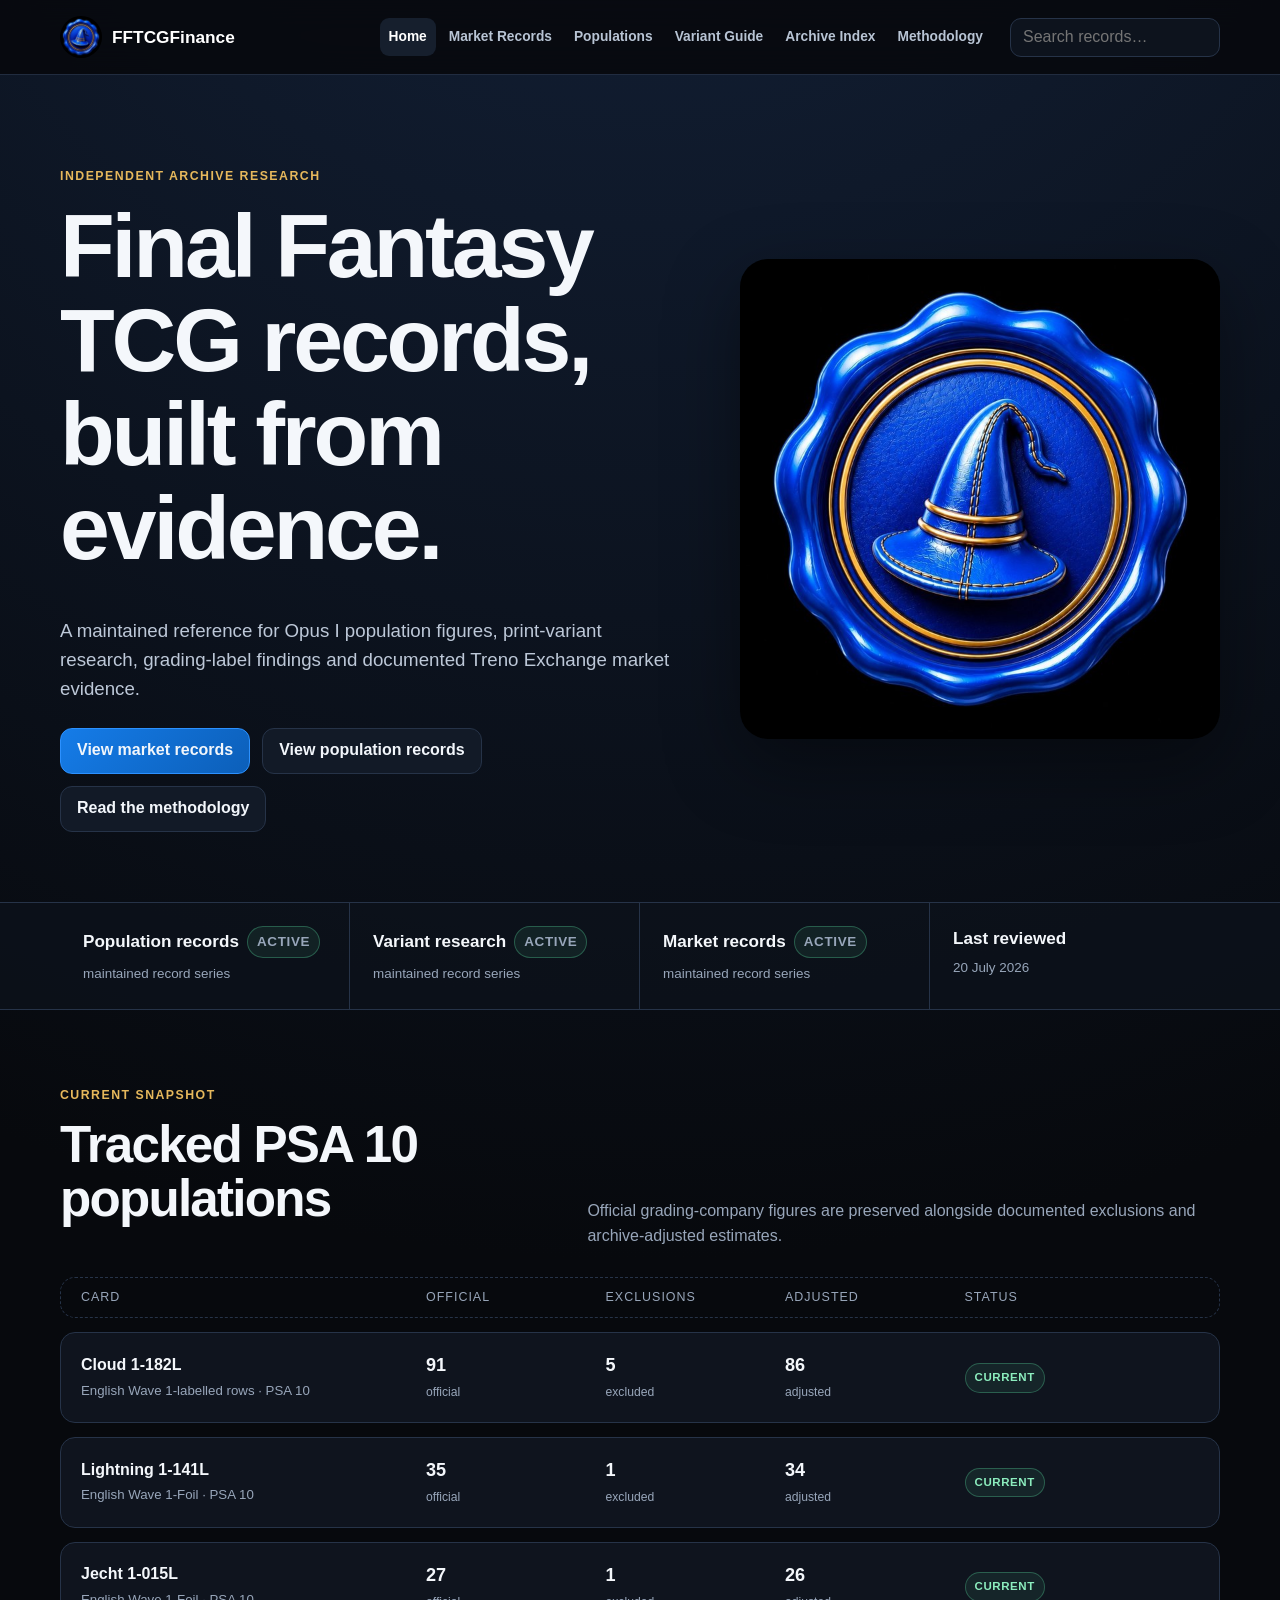
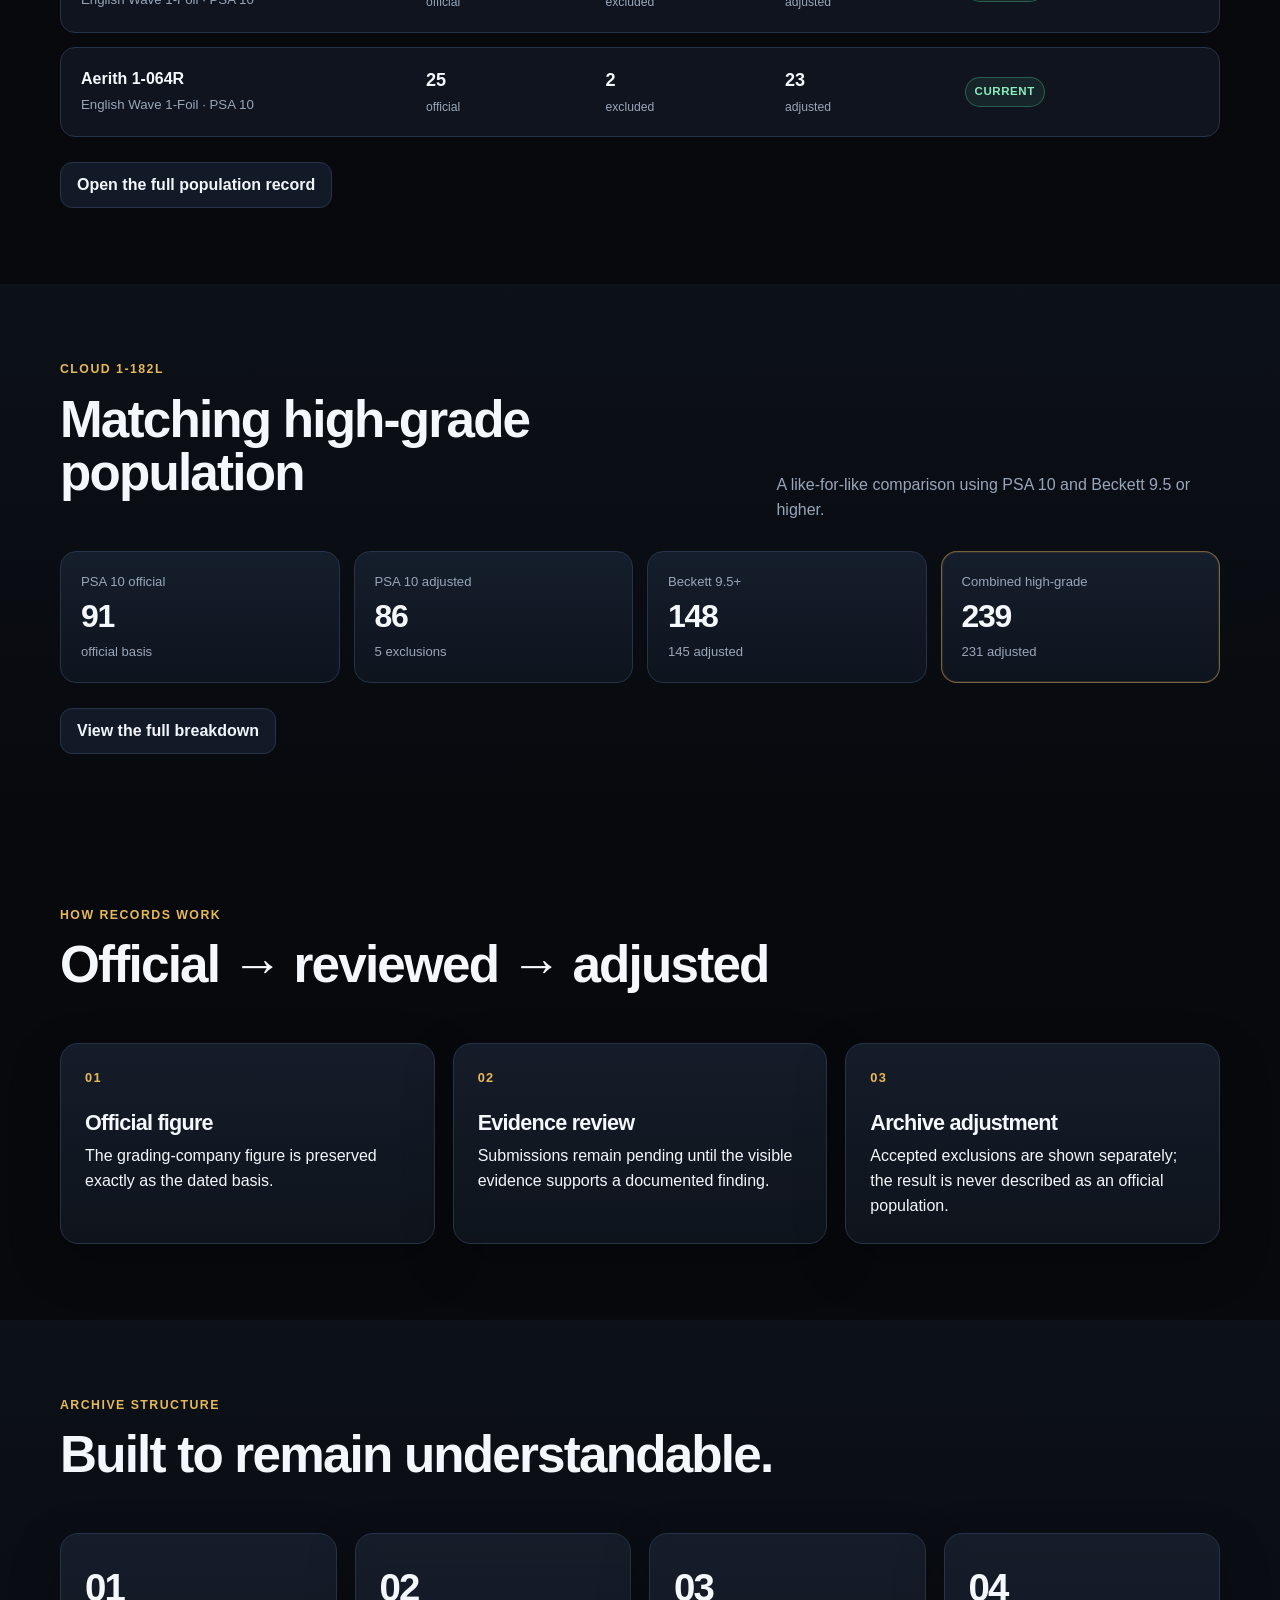
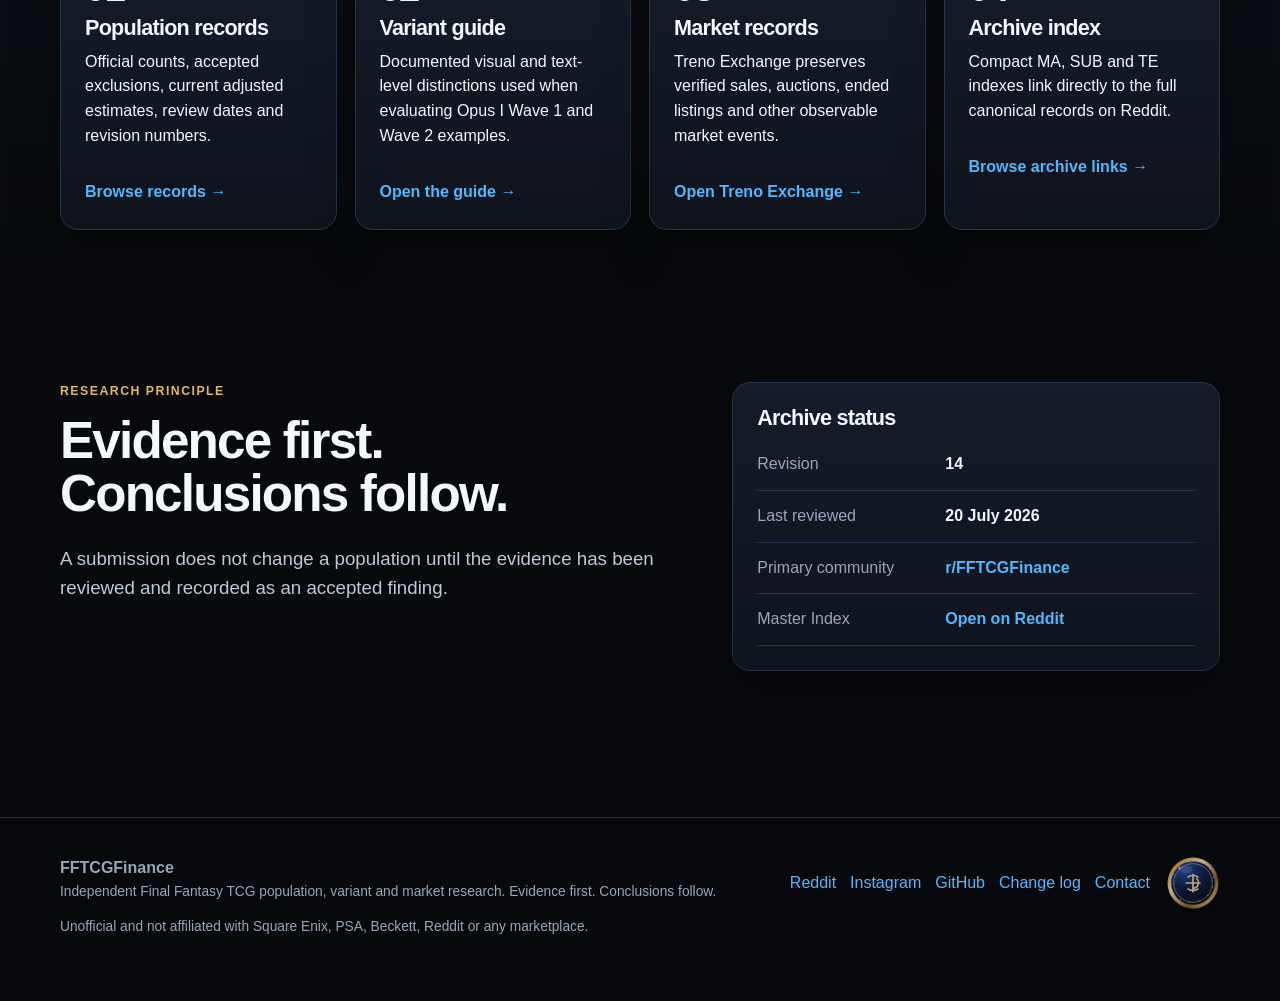
<file: index.html>
<!DOCTYPE html>

<html lang="en-GB">
<head>
<meta charset="utf-8"/>
<meta content="width=device-width, initial-scale=1" name="viewport"/>
<title>FFTCGFinance | Final Fantasy TCG Population, Variant &amp; Market Research</title>
<meta content="Independent Final Fantasy TCG population, variant, grading-label and market research, with evidence-linked archive records." name="description"/>
<link href="https://fftcgfinance.com/" rel="canonical"/>
<meta content="FFTCGFinance | Final Fantasy TCG Population, Variant &amp; Market Research" property="og:title"/>
<meta content="Independent Final Fantasy TCG population, variant, grading-label and market research, with evidence-linked archive records." property="og:description"/>
<meta content="website" property="og:type"/>
<meta content="https://fftcgfinance.com/" property="og:url"/>
<meta content="https://fftcgfinance.com/logo-square.jpg" property="og:image"/>
<meta content="#07090d" name="theme-color"/>
<link href="favicon.png" rel="icon"/>
<link href="icon-192.png" rel="apple-touch-icon"/>
<link href="manifest.webmanifest" rel="manifest"/>
<!-- Privacy-friendly analytics by Plausible -->
<script async="" src="https://plausible.io/js/pa-Hlj13cnP0ZmUmXgtMXtPP.js"></script>
<script>
  window.plausible=window.plausible||function(){(plausible.q=window.plausible.q||[]).push(arguments)},plausible.init=plausible.init||function(i){plausible.o=i||{}};
  plausible.init()
</script>
<link href="styles.css?v=10.10" rel="stylesheet"/>
</head>
<body>
<a class="skip-link" href="#main">Skip to content</a>
<header class="site-header">
<div class="wrap header-inner">
<a class="brand" href="index.html"><img alt="" src="logo-square.jpg"/><span>FFTCGFinance</span></a>
<nav aria-label="Primary" class="nav"><a aria-current="page" href="index.html">Home</a><a href="market.html">Market Records</a><a href="populations.html">Populations</a><a href="variants.html">Variant Guide</a><a href="evidence.html">Archive Index</a><a href="methodology.html">Methodology</a></nav>
<div class="global-search" data-global-search-wrap="">
<label class="sr-only" for="global-search-index-html">Search the archive</label>
<input autocomplete="off" data-global-search="" id="global-search-index-html" placeholder="Search records…" type="search"/>
<div aria-label="Search results" class="global-results hidden" data-global-results="" role="listbox"></div>
</div>
</div>
</header>
<main id="main">
<section class="hero">
<div class="wrap hero-grid">
<div>
<div class="kicker">Independent archive research</div>
<h1>Final Fantasy TCG records, built from evidence.</h1>
<p class="lede">A maintained reference for Opus I population figures, print-variant research, grading-label findings and documented Treno Exchange market evidence.</p>
<div class="hero-actions"><a class="btn btn-primary" href="market.html">View market records</a><a class="btn" href="populations.html">View population records</a><a class="btn" href="methodology.html">Read the methodology</a></div>
</div>
<img alt="Blue and gold wizard-hat seal used by FFTCGFinance" class="hero-mark" src="logo-square.jpg"/>
</div>
</section>
<section class="status-strip">
<div class="wrap status-grid" data-site-status=""></div>
</section>
<section class="section">
<div class="wrap">
<div class="section-head"><div><div class="kicker">Current snapshot</div><h2>Tracked PSA 10 populations</h2></div><p>Official grading-company figures are preserved alongside documented exclusions and archive-adjusted estimates.</p></div>
<div class="record-list" data-home-records=""></div>
<div class="hero-actions"><a class="btn" href="populations.html">Open the full population record</a></div>
</div>
</section>
<section class="section section-muted">
<div class="wrap">
<div class="section-head"><div><div class="kicker">Cloud 1-182L</div><h2>Matching high-grade population</h2></div><p>A like-for-like comparison using PSA 10 and Beckett 9.5 or higher.</p></div>
<div class="cloud-summary-grid" data-cloud-summary=""></div>
<div class="hero-actions"><a class="btn" href="populations.html#cloud-population-summary">View the full breakdown</a></div>
</div>
</section>
<section class="section">
<div class="wrap">
<div class="section-head"><div><div class="kicker">How records work</div><h2>Official → reviewed → adjusted</h2></div></div>
<div class="process-grid">
<article class="card"><div class="process-number">01</div><h3>Official figure</h3><p>The grading-company figure is preserved exactly as the dated basis.</p></article>
<article class="card"><div class="process-number">02</div><h3>Evidence review</h3><p>Submissions remain pending until the visible evidence supports a documented finding.</p></article>
<article class="card"><div class="process-number">03</div><h3>Archive adjustment</h3><p>Accepted exclusions are shown separately; the result is never described as an official population.</p></article>
</div>
</div>
</section>
<section class="section section-muted">
<div class="wrap">
<div class="section-head"><div><div class="kicker">Archive structure</div><h2>Built to remain understandable.</h2></div></div>
<div class="grid-4">
<article class="card"><div class="card-number">01</div><h3>Population records</h3><p>Official counts, accepted exclusions, current adjusted estimates, review dates and revision numbers.</p><a class="card-link" href="populations.html">Browse records →</a></article>
<article class="card"><div class="card-number">02</div><h3>Variant guide</h3><p>Documented visual and text-level distinctions used when evaluating Opus I Wave 1 and Wave 2 examples.</p><a class="card-link" href="variants.html">Open the guide →</a></article>
<article class="card"><div class="card-number">03</div><h3>Market records</h3><p>Treno Exchange preserves verified sales, auctions, ended listings and other observable market events.</p><a class="card-link" href="market.html">Open Treno Exchange →</a></article>
<article class="card"><div class="card-number">04</div><h3>Archive index</h3><p>Compact MA, SUB and TE indexes link directly to the full canonical records on Reddit.</p><a class="card-link" href="evidence.html">Browse archive links →</a></article>
</div>
</div>
</section>
<section class="section">
<div class="wrap detail-grid">
<div><div class="kicker">Research principle</div><h2>Evidence first.<br/>Conclusions follow.</h2><p class="lede">A submission does not change a population until the evidence has been reviewed and recorded as an accepted finding.</p></div>
<aside class="card"><h3>Archive status</h3><dl class="meta-list"><div class="meta-row"><dt>Revision</dt><dd data-revision="">4</dd></div><div class="meta-row"><dt>Last reviewed</dt><dd data-reviewed="">20 July 2026</dd></div><div class="meta-row"><dt>Primary community</dt><dd><a href="https://www.reddit.com/r/FFTCGFinance/">r/FFTCGFinance</a></dd></div><div class="meta-row"><dt>Master Index</dt><dd><a href="https://www.reddit.com/r/FFTCGFinance/s/KRcXDXnGiP">Open on Reddit</a></dd></div></dl></aside>
</div>
</section>
</main>
<footer class="site-footer">
<div class="wrap footer-grid">
<div>
<strong>FFTCGFinance</strong>
<p class="small">Independent Final Fantasy TCG population, variant and market research. Evidence first. Conclusions follow.</p>
<p class="small">Unofficial and not affiliated with Square Enix, PSA, Beckett, Reddit or any marketplace.</p>
</div>
<div class="footer-side">
<div class="footer-links">
<a href="https://www.reddit.com/r/FFTCGFinance/">Reddit</a>
<a href="https://www.instagram.com/fftcgfinance/">Instagram</a>
<a href="https://github.com/FFTCGFinance">GitHub</a>
<a href="changelog.html">Change log</a>
<a href="mailto:research@fftcgfinance.com">Contact</a>
</div>
<a aria-label="Open the hidden coin" class="hidden-coin" data-hidden-coin="" href="https://stellazzio.com/" rel="noopener" target="_blank">
<svg aria-hidden="true" viewbox="0 0 100 100">
<defs>
<lineargradient id="secretCoinRim" x1="0" x2="1" y1="0" y2="1">
<stop offset="0%" stop-color="#fff4bf"></stop>
<stop offset="16%" stop-color="#d89f45"></stop>
<stop offset="38%" stop-color="#f8dda1"></stop>
<stop offset="68%" stop-color="#87501b"></stop>
<stop offset="100%" stop-color="#f8dda1"></stop>
</lineargradient>
<radialgradient cx="34%" cy="23%" id="secretCoinCenter" r="78%">
<stop offset="0%" stop-color="#234ba8"></stop>
<stop offset="58%" stop-color="#0d1b43"></stop>
<stop offset="100%" stop-color="#060d1c"></stop>
</radialgradient>
<filter height="160%" id="secretCoinShadow" width="160%" x="-30%" y="-30%">
<fedropshadow dx="0" dy="7" flood-color="#000" flood-opacity=".55" stddeviation="5"></fedropshadow>
</filter>
<filter height="140%" id="secretCoinEmboss" width="140%" x="-20%" y="-20%">
<fedropshadow dx="0" dy="0" flood-color="#fff8d8" flood-opacity=".55" stddeviation=".45"></fedropshadow>
<fedropshadow dx="0" dy=".8" flood-color="#2f1904" flood-opacity=".85" stddeviation=".4"></fedropshadow>
</filter>
</defs>
<g filter="url(#secretCoinShadow)">
<circle cx="50" cy="50" fill="url(#secretCoinRim)" r="47"></circle>
<circle cx="50" cy="50" fill="none" r="43.2" stroke="#fff0bc" stroke-opacity=".38" stroke-width="1"></circle>
<circle cx="50" cy="50" fill="url(#secretCoinCenter)" r="40.5" stroke="#fff0bc" stroke-opacity=".22" stroke-width=".8"></circle>
<circle cx="50" cy="50" fill="none" r="35.8" stroke="#f3d284" stroke-opacity=".82" stroke-width="1.2"></circle>
<circle cx="50" cy="50" fill="none" r="31.8" stroke="#f3d284" stroke-opacity=".18" stroke-width=".8"></circle>
<ellipse cx="36" cy="25" fill="#ffffff" opacity=".13" rx="13" ry="7"></ellipse>
<circle cx="25" cy="23" fill="#fff7d8" opacity=".8" r="2"></circle>
<g fill="#f3d284" opacity=".8">
<circle cx="50" cy="9.2" r="1.15"></circle><circle cx="67.2" cy="12.9" r="1.05"></circle><circle cx="80.6" cy="23.4" r="1.05"></circle>
<circle cx="87.4" cy="39.6" r="1.05"></circle><circle cx="86.2" cy="57.2" r="1.05"></circle><circle cx="77.2" cy="72.8" r="1.05"></circle>
<circle cx="61.2" cy="82.8" r="1.05"></circle><circle cx="43.4" cy="85.9" r="1.05"></circle><circle cx="26.6" cy="81.2" r="1.05"></circle>
<circle cx="14.5" cy="68.6" r="1.05"></circle><circle cx="10.7" cy="51.1" r="1.05"></circle><circle cx="14.6" cy="33.9" r="1.05"></circle>
<circle cx="25.6" cy="19.8" r="1.05"></circle><circle cx="41.9" cy="11.2" r="1.05"></circle>
</g>
<g fill="none" filter="url(#secretCoinEmboss)" stroke="#f3d284" stroke-linecap="round" stroke-linejoin="round" stroke-width="2.3">
<path d="M50 34 V66"></path>
<path d="M41 39 C45 35,55 35,59 39"></path>
<path d="M41 61 C45 65,55 65,59 61"></path>
<path d="M37 50 H63"></path>
<path d="M57 42 C60 45,61 50,59 54 C57 58,53 60,49 59"></path>
</g>
</g>
</svg>
</a>
</div>
</div>
</footer>
<script src="data.js?v=10.10"></script>
<script src="app.js?v=10.10"></script>
</body>
</html>
</file>
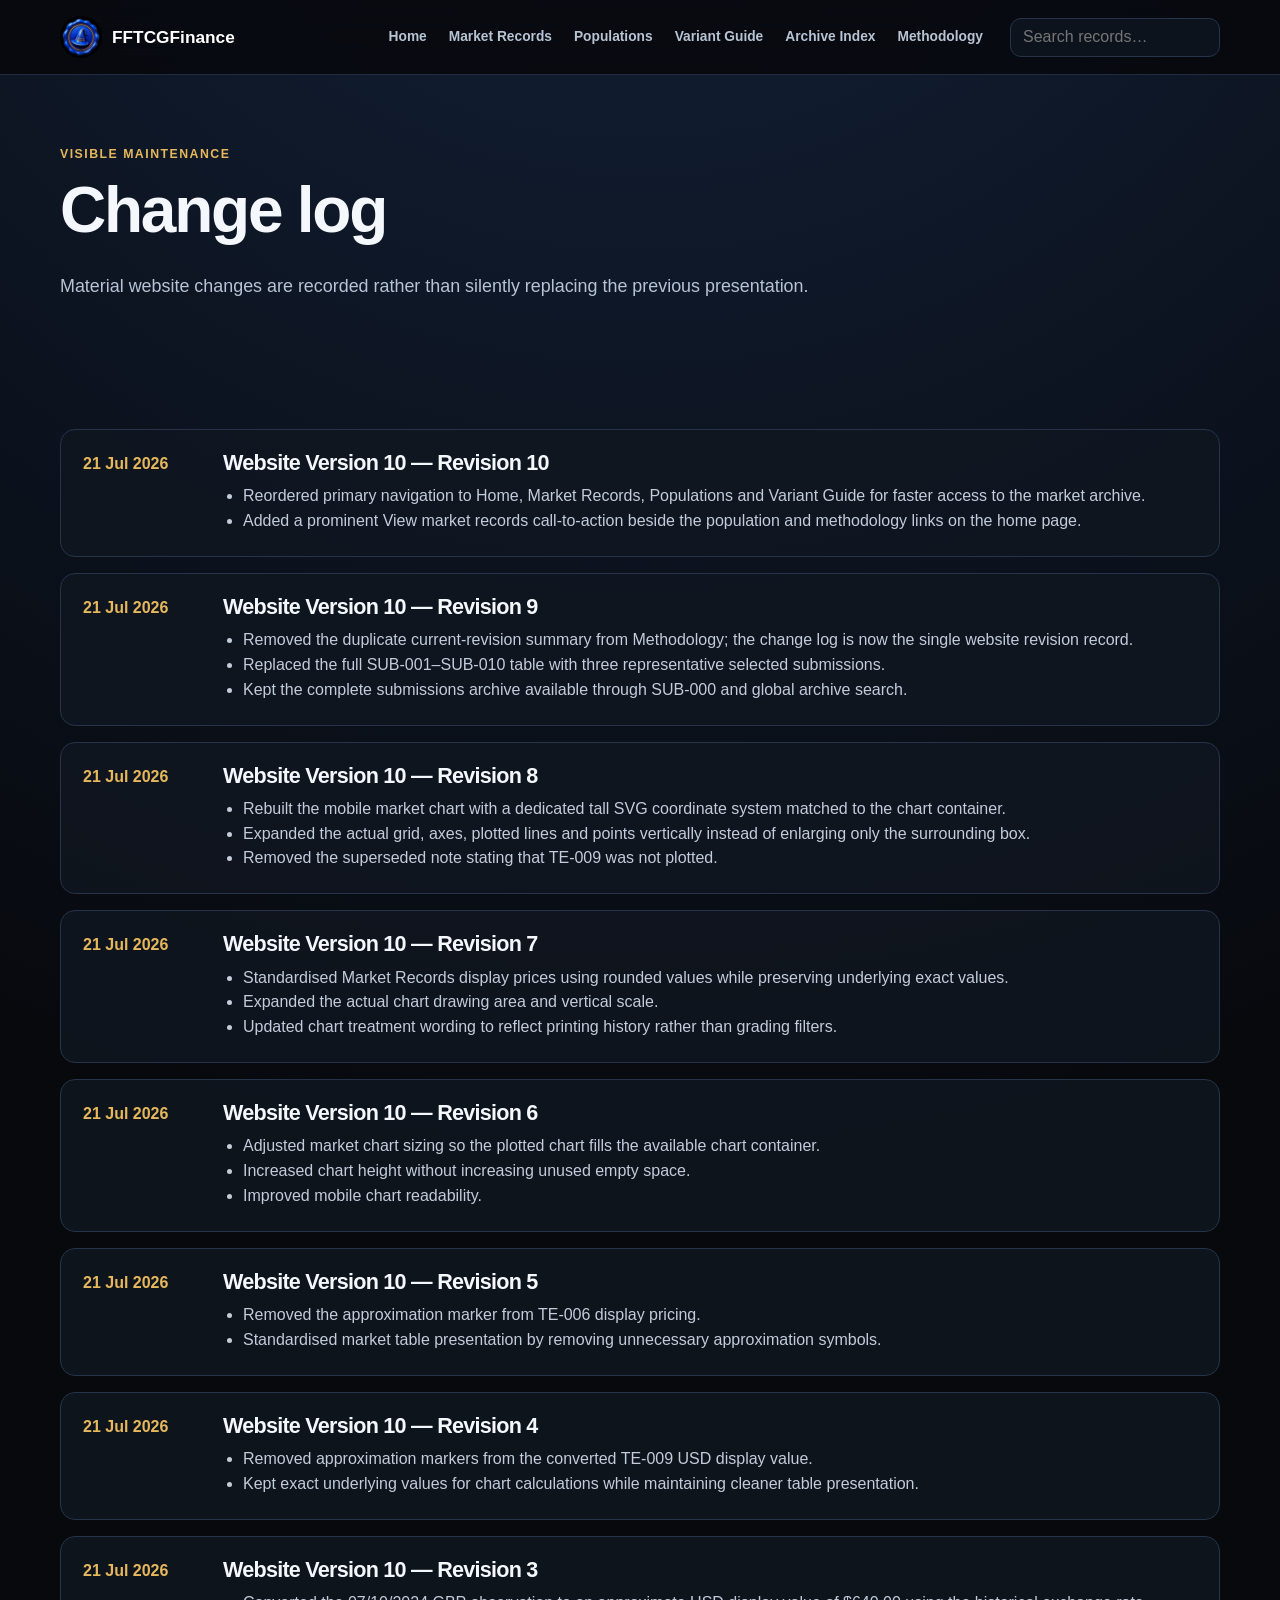
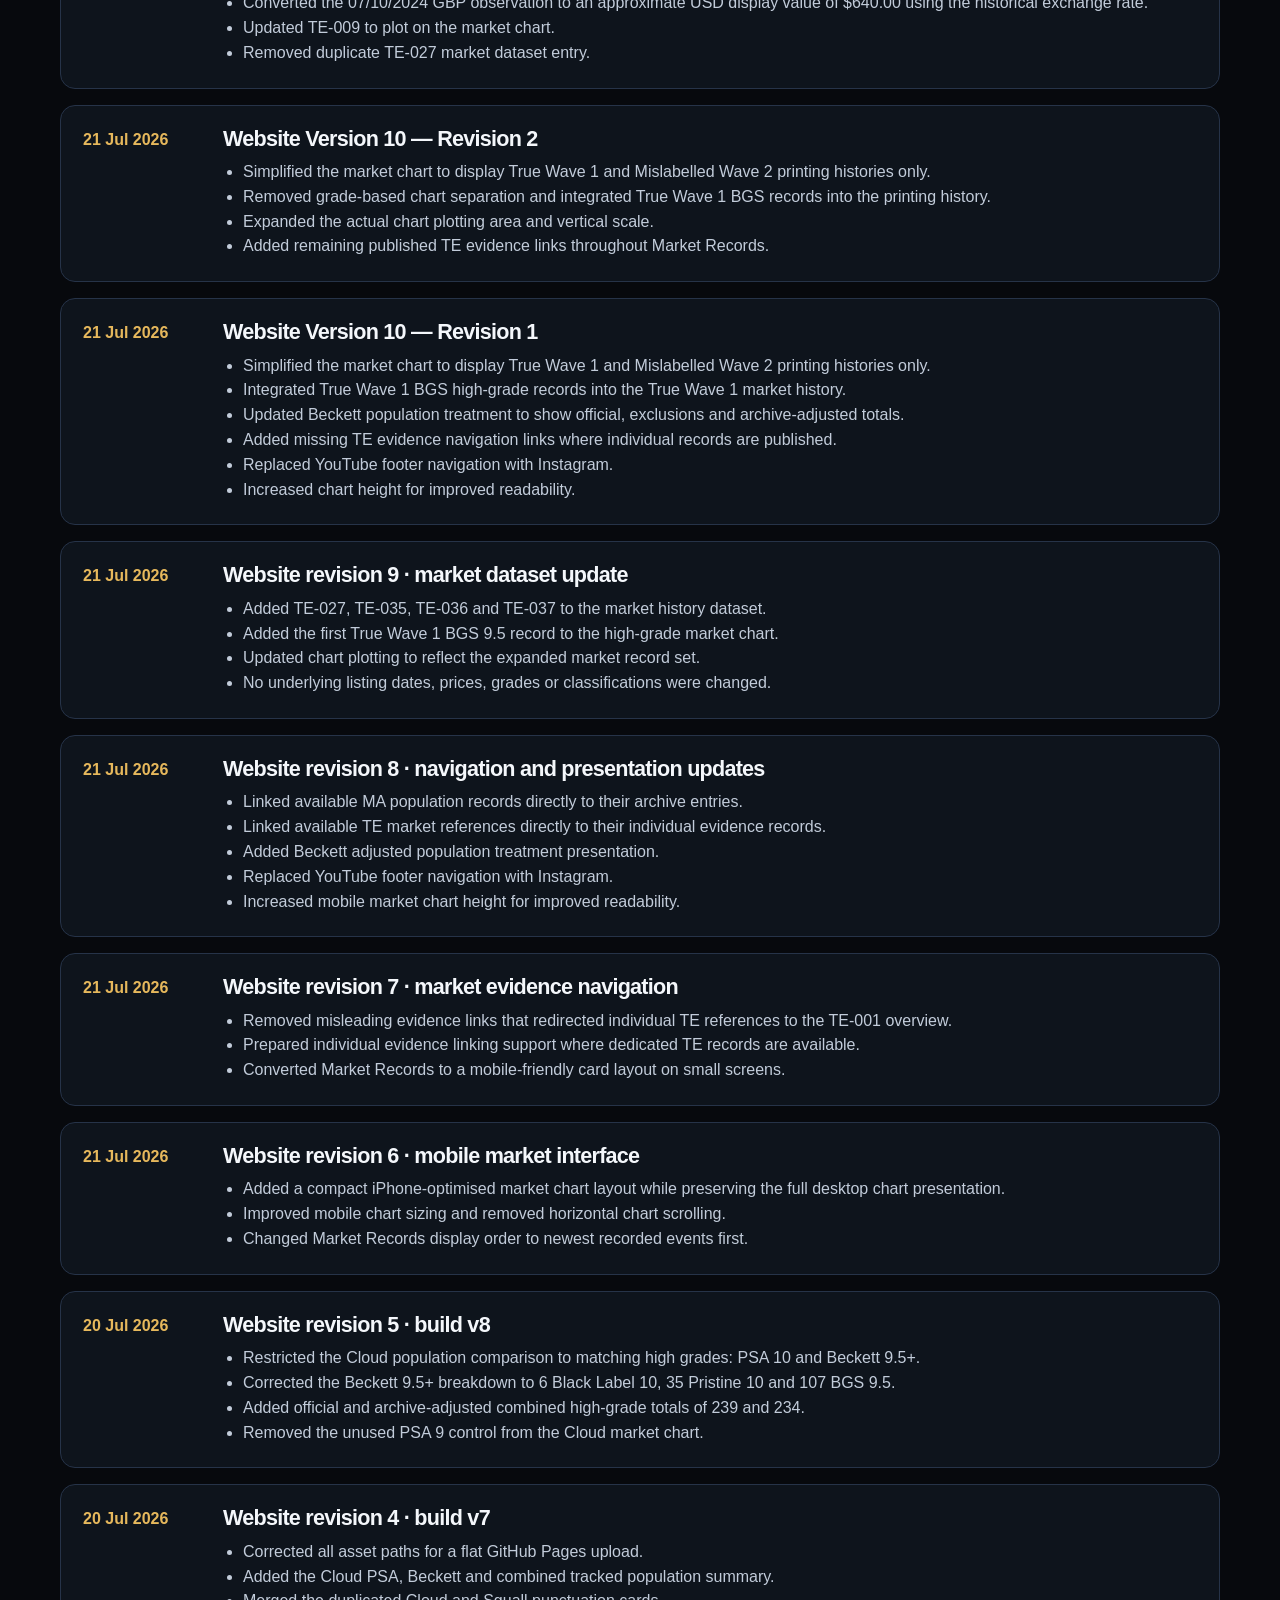
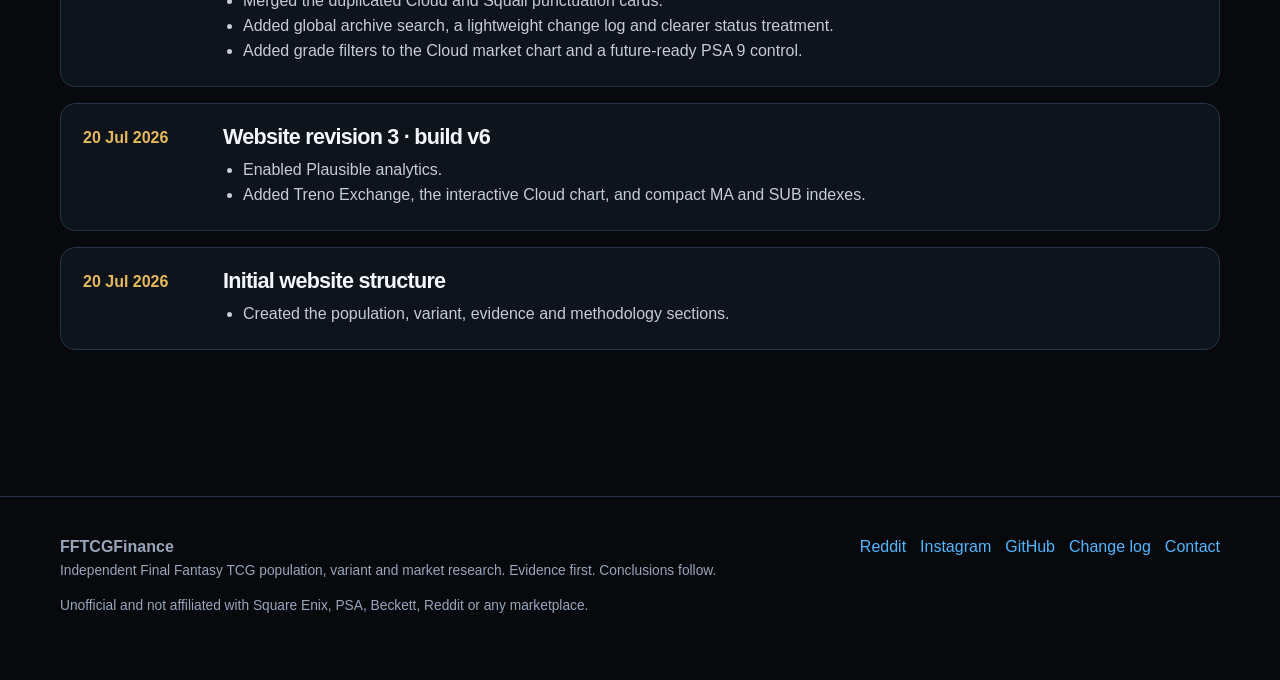
<file: changelog.html>
<!DOCTYPE html>

<html lang="en-GB">
<head>
<meta charset="utf-8"/>
<meta content="width=device-width, initial-scale=1" name="viewport"/>
<title>Change Log | FFTCGFinance</title>
<meta content="Visible revision history for the FFTCGFinance website." name="description"/>
<link href="https://fftcgfinance.com/changelog.html" rel="canonical"/>
<meta content="Change Log | FFTCGFinance" property="og:title"/>
<meta content="Visible revision history for the FFTCGFinance website." property="og:description"/>
<meta content="website" property="og:type"/>
<meta content="https://fftcgfinance.com/changelog.html" property="og:url"/>
<meta content="https://fftcgfinance.com/logo-square.jpg" property="og:image"/>
<meta content="#07090d" name="theme-color"/>
<link href="favicon.png" rel="icon"/>
<link href="icon-192.png" rel="apple-touch-icon"/>
<link href="manifest.webmanifest" rel="manifest"/>
<!-- Privacy-friendly analytics by Plausible -->
<script async="" src="https://plausible.io/js/pa-Hlj13cnP0ZmUmXgtMXtPP.js"></script>
<script>
  window.plausible=window.plausible||function(){(plausible.q=window.plausible.q||[]).push(arguments)},plausible.init=plausible.init||function(i){plausible.o=i||{}};
  plausible.init()
</script>
<link href="styles.css?v=10.10" rel="stylesheet"/>
</head>
<body>
<a class="skip-link" href="#main">Skip to content</a>
<header class="site-header">
<div class="wrap header-inner">
<a class="brand" href="index.html"><img alt="" src="logo-square.jpg"/><span>FFTCGFinance</span></a>
<nav aria-label="Primary" class="nav"><a href="index.html">Home</a><a href="market.html">Market Records</a><a href="populations.html">Populations</a><a href="variants.html">Variant Guide</a><a href="evidence.html">Archive Index</a><a href="methodology.html">Methodology</a></nav>
<div class="global-search" data-global-search-wrap="">
<label class="sr-only" for="global-search-">Search the archive</label>
<input autocomplete="off" data-global-search="" id="global-search-" placeholder="Search records…" type="search"/>
<div aria-label="Search results" class="global-results hidden" data-global-results="" role="listbox"></div>
</div>
</div>
</header>
<main id="main">
<section class="page-hero"><div class="wrap"><div class="kicker">Visible maintenance</div><h1>Change log</h1><p>Material website changes are recorded rather than silently replacing the previous presentation.</p></div></section>
<section class="section"><div class="wrap"><div class="timeline" data-changelog=""></div></div></section>
</main>
<footer class="site-footer">
<div class="wrap footer-grid">
<div>
<strong>FFTCGFinance</strong>
<p class="small">Independent Final Fantasy TCG population, variant and market research. Evidence first. Conclusions follow.</p>
<p class="small">Unofficial and not affiliated with Square Enix, PSA, Beckett, Reddit or any marketplace.</p>
</div>
<div class="footer-side">
<div class="footer-links">
<a href="https://www.reddit.com/r/FFTCGFinance/">Reddit</a>
<a href="https://www.instagram.com/fftcgfinance/">Instagram</a>
<a href="https://github.com/FFTCGFinance">GitHub</a>
<a href="changelog.html">Change log</a>
<a href="mailto:research@fftcgfinance.com">Contact</a>
</div>
</div>
</div>
</footer>
<script src="data.js?v=10.10"></script>
<script src="app.js?v=10.10"></script>
</body>
</html>
</file>
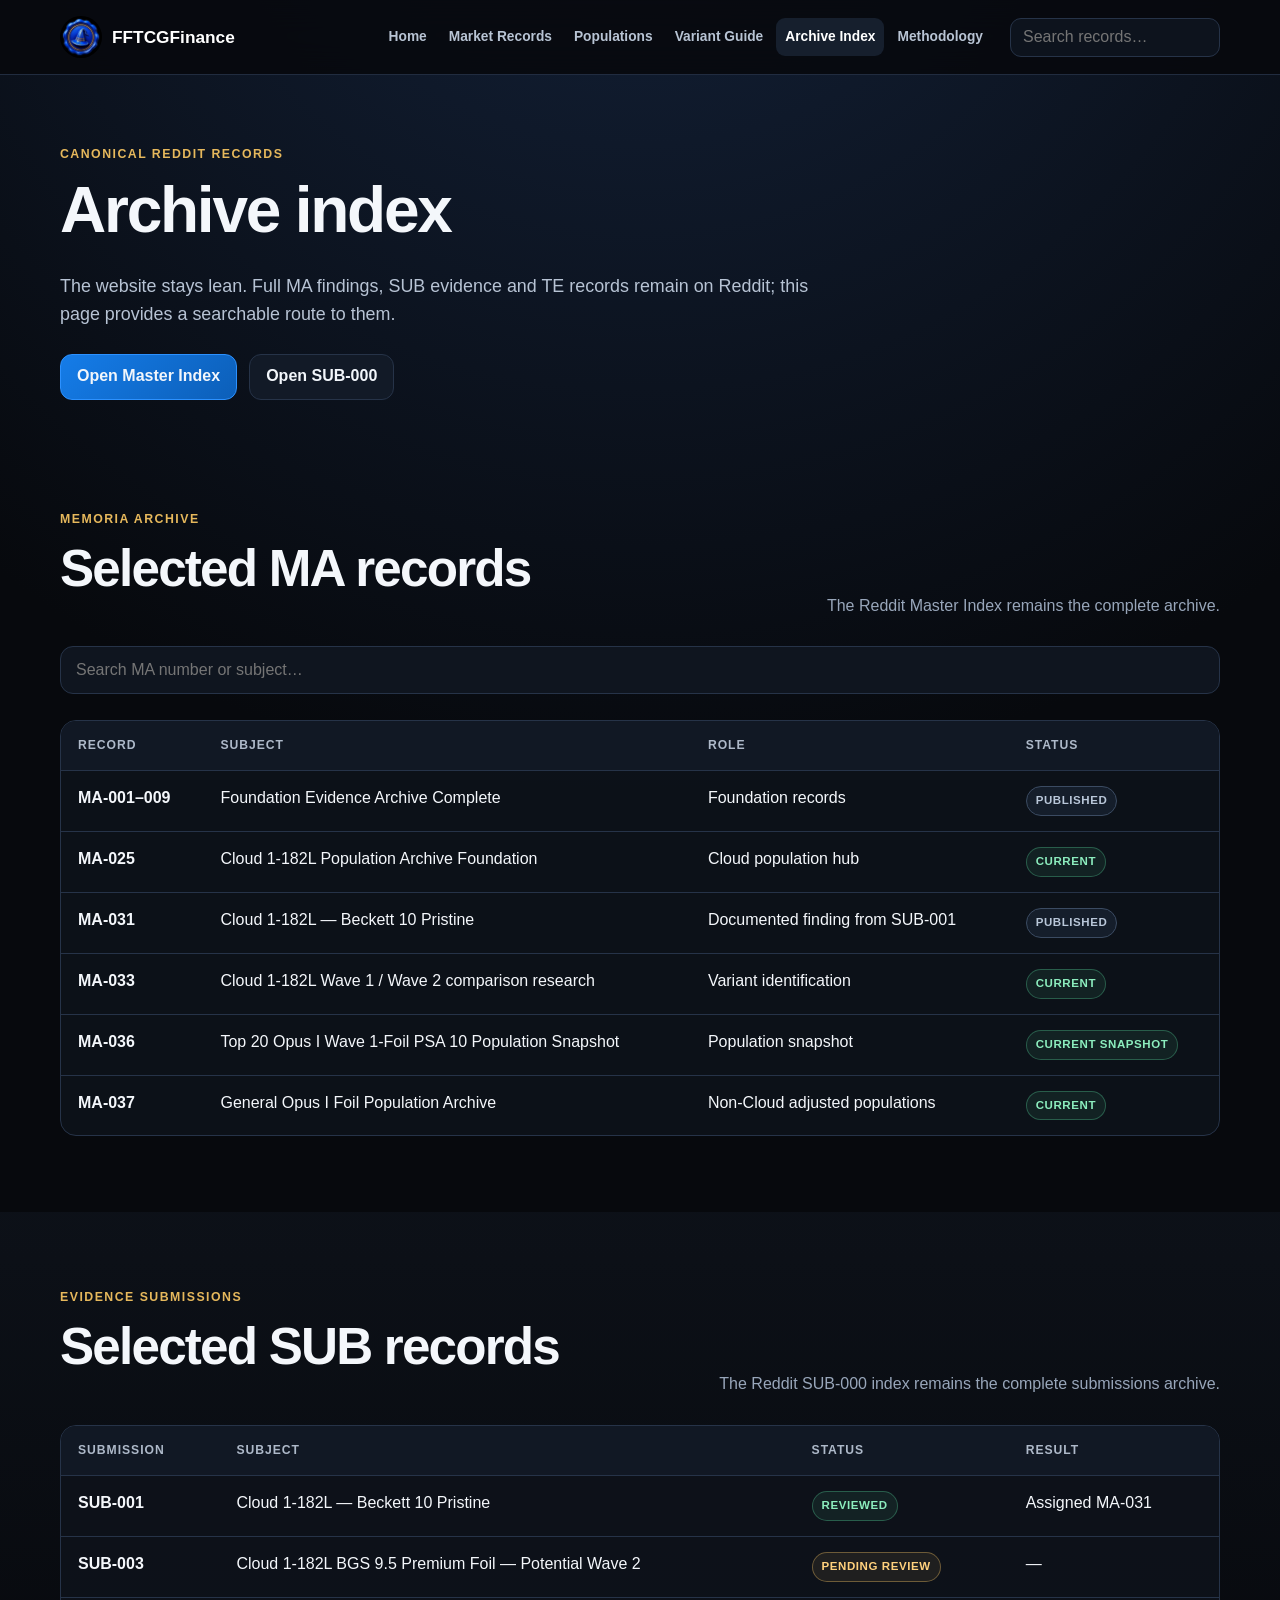
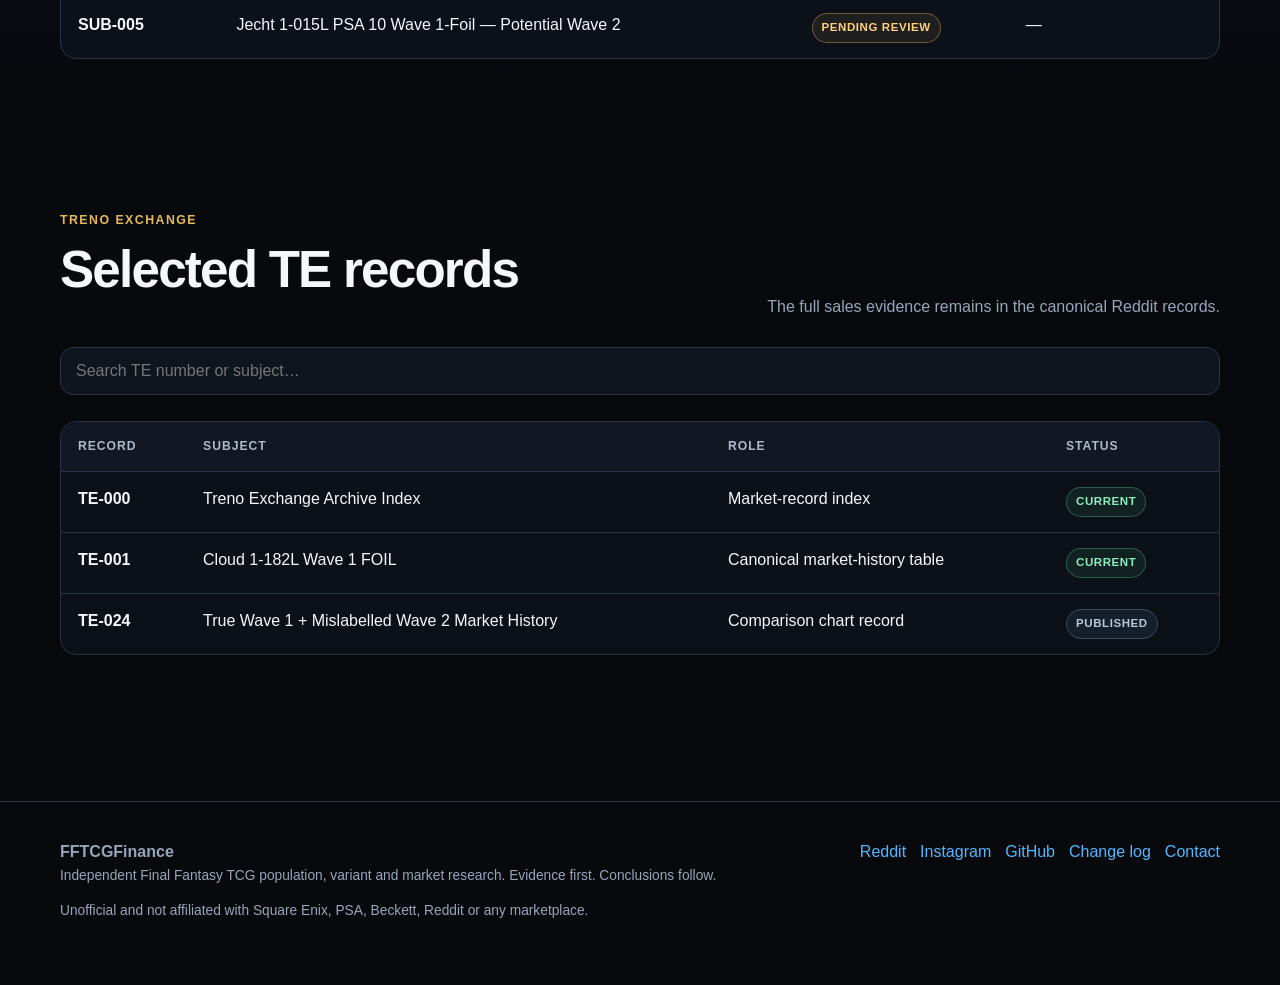
<file: evidence.html>
<!DOCTYPE html>

<html lang="en-GB">
<head>
<meta charset="utf-8"/>
<meta content="width=device-width, initial-scale=1" name="viewport"/>
<title>MA, SUB and TE Archive Index | FFTCGFinance</title>
<meta content="Compact indexes linking FFTCGFinance MA archive records, SUB evidence submissions and TE market records to Reddit." name="description"/>
<link href="https://fftcgfinance.com/evidence.html" rel="canonical"/>
<meta content="MA, SUB and TE Archive Index | FFTCGFinance" property="og:title"/>
<meta content="Compact indexes linking FFTCGFinance MA archive records, SUB evidence submissions and TE market records to Reddit." property="og:description"/>
<meta content="website" property="og:type"/>
<meta content="https://fftcgfinance.com/evidence.html" property="og:url"/>
<meta content="https://fftcgfinance.com/logo-square.jpg" property="og:image"/>
<meta content="#07090d" name="theme-color"/>
<link href="favicon.png" rel="icon"/>
<link href="icon-192.png" rel="apple-touch-icon"/>
<link href="manifest.webmanifest" rel="manifest"/>
<!-- Privacy-friendly analytics by Plausible -->
<script async="" src="https://plausible.io/js/pa-Hlj13cnP0ZmUmXgtMXtPP.js"></script>
<script>
  window.plausible=window.plausible||function(){(plausible.q=window.plausible.q||[]).push(arguments)},plausible.init=plausible.init||function(i){plausible.o=i||{}};
  plausible.init()
</script>
<link href="styles.css?v=10.10" rel="stylesheet"/>
</head>
<body>
<a class="skip-link" href="#main">Skip to content</a>
<header class="site-header">
<div class="wrap header-inner">
<a class="brand" href="index.html"><img alt="" src="logo-square.jpg"/><span>FFTCGFinance</span></a>
<nav aria-label="Primary" class="nav"><a href="index.html">Home</a><a href="market.html">Market Records</a><a href="populations.html">Populations</a><a href="variants.html">Variant Guide</a><a aria-current="page" href="evidence.html">Archive Index</a><a href="methodology.html">Methodology</a></nav>
<div class="global-search" data-global-search-wrap="">
<label class="sr-only" for="global-search-evidence-html">Search the archive</label>
<input autocomplete="off" data-global-search="" id="global-search-evidence-html" placeholder="Search records…" type="search"/>
<div aria-label="Search results" class="global-results hidden" data-global-results="" role="listbox"></div>
</div>
</div>
</header>
<main id="main">
<section class="page-hero"><div class="wrap"><div class="kicker">Canonical Reddit records</div><h1>Archive index</h1><p>The website stays lean. Full MA findings, SUB evidence and TE records remain on Reddit; this page provides a searchable route to them.</p><div class="hero-actions"><a class="btn btn-primary" href="https://www.reddit.com/r/FFTCGFinance/comments/1uxbzjj/fftcgfinance_master_index/">Open Master Index</a><a class="btn" href="https://www.reddit.com/r/FFTCGFinance/comments/1v0zvw9/sub000_evidence_submissions_archive_index/">Open SUB-000</a></div></div></section>
<section class="section"><div class="wrap">
<div class="section-head"><div><div class="kicker">Memoria Archive</div><h2>Selected MA records</h2></div><p>The Reddit Master Index remains the complete archive.</p></div>
<div class="toolbar"><input aria-label="Search MA records" class="search" data-empty="#ma-empty" data-search="[data-ma-row]" placeholder="Search MA number or subject…" type="search"/></div>
<div class="table-wrap"><table class="compact-table"><thead><tr><th>Record</th><th>Subject</th><th>Role</th><th>Status</th></tr></thead><tbody data-ma-body=""></tbody></table><div class="empty hidden" id="ma-empty">No MA records match that search.</div></div>
</div></section>
<section class="section section-muted"><div class="wrap">
<div class="section-head"><div><div class="kicker">Evidence submissions</div><h2>Selected SUB records</h2></div><p>The Reddit SUB-000 index remains the complete submissions archive.</p></div>
<div class="table-wrap"><table class="compact-table"><thead><tr><th>Submission</th><th>Subject</th><th>Status</th><th>Result</th></tr></thead><tbody data-sub-body=""></tbody></table></div>
</div></section>
<section class="section"><div class="wrap">
<div class="section-head"><div><div class="kicker">Treno Exchange</div><h2>Selected TE records</h2></div><p>The full sales evidence remains in the canonical Reddit records.</p></div>
<div class="toolbar"><input aria-label="Search TE records" class="search" data-empty="#te-empty" data-search="[data-te-row]" placeholder="Search TE number or subject…" type="search"/></div>
<div class="table-wrap"><table class="compact-table"><thead><tr><th>Record</th><th>Subject</th><th>Role</th><th>Status</th></tr></thead><tbody data-te-body=""></tbody></table><div class="empty hidden" id="te-empty">No TE records match that search.</div></div>
</div></section>
</main>
<footer class="site-footer">
<div class="wrap footer-grid">
<div>
<strong>FFTCGFinance</strong>
<p class="small">Independent Final Fantasy TCG population, variant and market research. Evidence first. Conclusions follow.</p>
<p class="small">Unofficial and not affiliated with Square Enix, PSA, Beckett, Reddit or any marketplace.</p>
</div>
<div class="footer-side">
<div class="footer-links">
<a href="https://www.reddit.com/r/FFTCGFinance/">Reddit</a>
<a href="https://www.instagram.com/fftcgfinance/">Instagram</a>
<a href="https://github.com/FFTCGFinance">GitHub</a>
<a href="changelog.html">Change log</a>
<a href="mailto:research@fftcgfinance.com">Contact</a>
</div>
</div>
</div>
</footer>
<script src="data.js?v=10.10"></script>
<script src="app.js?v=10.10"></script>
</body>
</html>
</file>
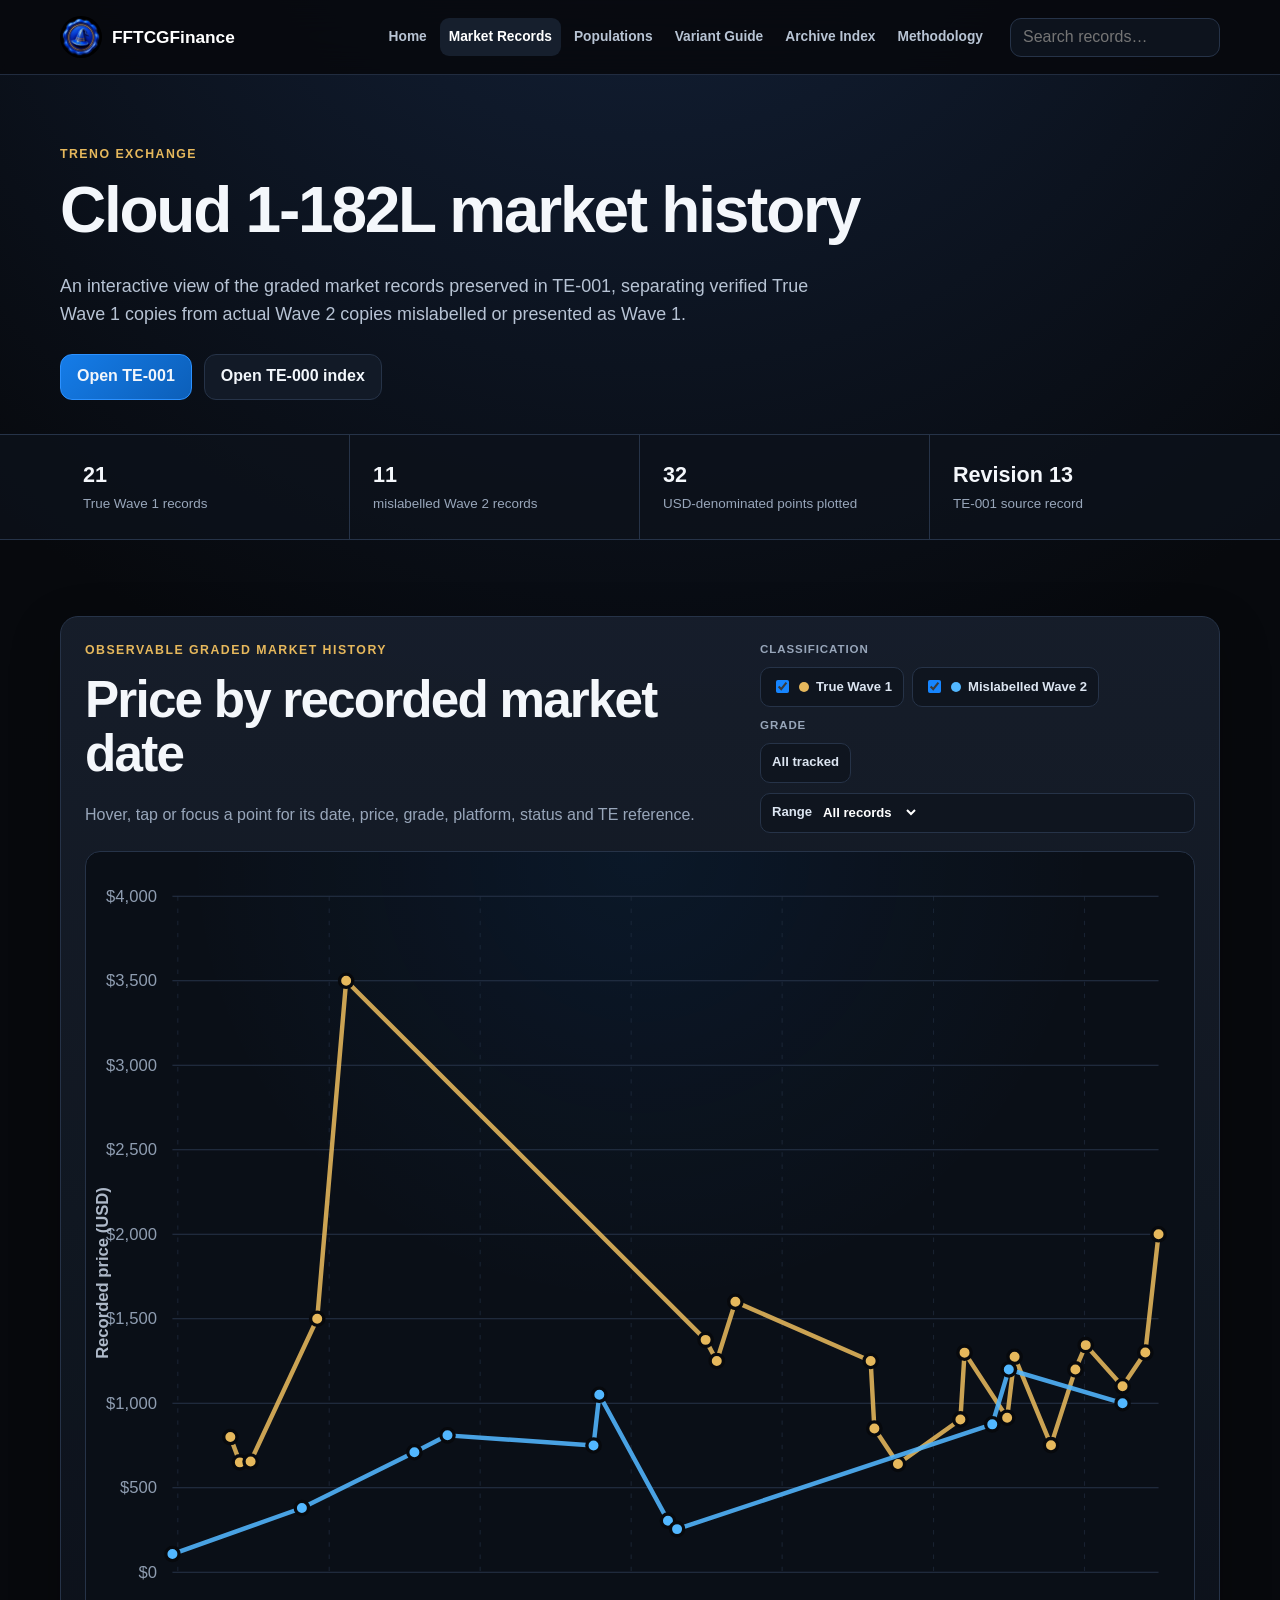
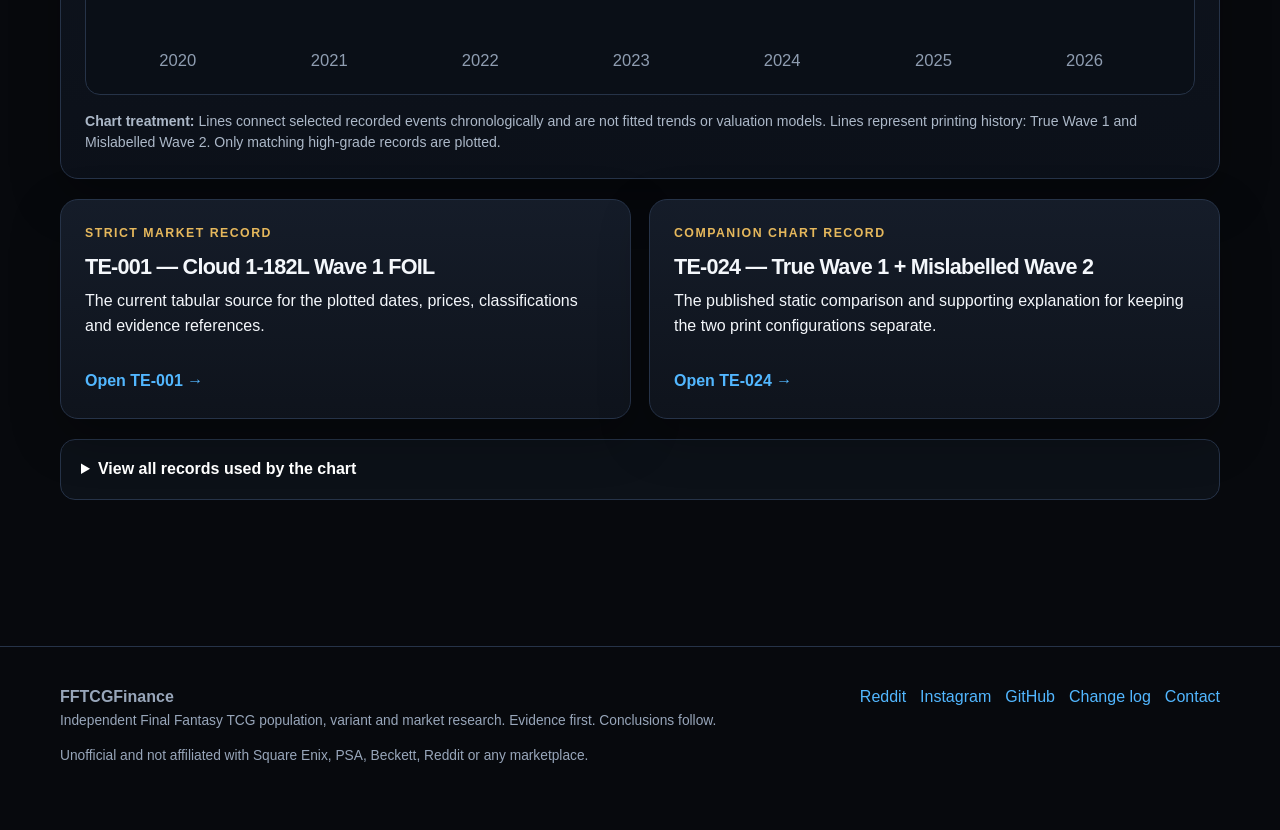
<file: market.html>
<!DOCTYPE html>

<html lang="en-GB">
<head>
<meta charset="utf-8"/>
<meta content="width=device-width, initial-scale=1" name="viewport"/>
<title>Cloud 1-182L Market History | Treno Exchange</title>
<meta content="Interactive Cloud 1-182L graded market-history chart separating verified True Wave 1 records from mislabelled Wave 2 records." name="description"/>
<link href="https://fftcgfinance.com/market.html" rel="canonical"/>
<meta content="Cloud 1-182L Market History | Treno Exchange" property="og:title"/>
<meta content="Interactive Cloud 1-182L graded market-history chart separating verified True Wave 1 records from mislabelled Wave 2 records." property="og:description"/>
<meta content="website" property="og:type"/>
<meta content="https://fftcgfinance.com/market.html" property="og:url"/>
<meta content="https://fftcgfinance.com/logo-square.jpg" property="og:image"/>
<meta content="#07090d" name="theme-color"/>
<link href="favicon.png" rel="icon"/>
<link href="icon-192.png" rel="apple-touch-icon"/>
<link href="manifest.webmanifest" rel="manifest"/>
<!-- Privacy-friendly analytics by Plausible -->
<script async="" src="https://plausible.io/js/pa-Hlj13cnP0ZmUmXgtMXtPP.js"></script>
<script>
  window.plausible=window.plausible||function(){(plausible.q=window.plausible.q||[]).push(arguments)},plausible.init=plausible.init||function(i){plausible.o=i||{}};
  plausible.init()
</script>
<link href="styles.css?v=10.10" rel="stylesheet"/>
</head>
<body>
<a class="skip-link" href="#main">Skip to content</a>
<header class="site-header">
<div class="wrap header-inner">
<a class="brand" href="index.html"><img alt="" src="logo-square.jpg"/><span>FFTCGFinance</span></a>
<nav aria-label="Primary" class="nav"><a href="index.html">Home</a><a aria-current="page" href="market.html">Market Records</a><a href="populations.html">Populations</a><a href="variants.html">Variant Guide</a><a href="evidence.html">Archive Index</a><a href="methodology.html">Methodology</a></nav>
<div class="global-search" data-global-search-wrap="">
<label class="sr-only" for="global-search-market-html">Search the archive</label>
<input autocomplete="off" data-global-search="" id="global-search-market-html" placeholder="Search records…" type="search"/>
<div aria-label="Search results" class="global-results hidden" data-global-results="" role="listbox"></div>
</div>
</div>
</header>
<main id="main">
<section class="page-hero"><div class="wrap"><div class="kicker">Treno Exchange</div><h1>Cloud 1-182L market history</h1><p>An interactive view of the graded market records preserved in TE-001, separating verified True Wave 1 copies from actual Wave 2 copies mislabelled or presented as Wave 1.</p><div class="hero-actions"><a class="btn btn-primary" href="https://www.reddit.com/r/FFTCGFinance/comments/1ux41eh/te001_cloud_1182l_wave_1_foil/">Open TE-001</a><a class="btn" href="https://www.reddit.com/r/FFTCGFinance/comments/1uxaz3e/te000_treno_exchange_archive_index/">Open TE-000 index</a></div></div></section>
<section class="status-strip"><div class="wrap status-grid market-status"><div class="status-item"><strong data-true-count="">18</strong><span>True Wave 1 records</span></div><div class="status-item"><strong data-wave2-count="">11</strong><span>mislabelled Wave 2 records</span></div><div class="status-item"><strong data-plotted-count="">28</strong><span>USD-denominated points plotted</span></div><div class="status-item"><strong>Revision 13</strong><span>TE-001 source record</span></div></div></section>
<section class="section"><div class="wrap">
<div class="chart-card">
<div class="chart-head"><div><div class="kicker">Observable graded market history</div><h2>Price by recorded market date</h2><p>Hover, tap or focus a point for its date, price, grade, platform, status and TE reference.</p></div>
<div aria-label="Chart controls" class="chart-controls">
<div class="control-group"><span class="control-label">Classification</span>
<label class="series-toggle true-wave"><input checked="" data-series-toggle="" type="checkbox" value="True Wave 1"/><span></span>True Wave 1</label>
<label class="series-toggle wave-two"><input checked="" data-series-toggle="" type="checkbox" value="Mislabelled Wave 2"/><span></span>Mislabelled Wave 2</label>
</div>
<div class="control-group"><span class="control-label">Grade</span>
<label class="grade-toggle"><input checked="" data-grade-toggle="" type="checkbox" value="PSA 10"/>PSA 10 <small data-grade-count="PSA 10"></small></label>
<label class="grade-toggle"><input checked="" data-grade-toggle="" type="checkbox" value="Beckett"/>Beckett <small data-grade-count="Beckett"></small></label>
<button class="chart-reset" data-chart-all="" type="button">All tracked</button>
</div>
<label class="range-control">Range<select data-market-range=""><option value="all">All records</option><option value="2020">2020 onward</option><option value="2023">2023 onward</option><option value="2025">2025 onward</option></select></label>
</div>
</div>
<div class="chart-frame" data-market-chart="">
<svg aria-label="Interactive line chart of Cloud 1-182L market records" class="market-chart" data-chart-svg="" role="img" viewbox="0 0 1000 760"></svg>
<div class="chart-tooltip hidden" data-chart-tooltip="" role="status"></div>
</div>
<div class="chart-note"><strong>Chart treatment:</strong> Lines connect selected recorded events chronologically and are not fitted trends or valuation models. Lines represent printing history: True Wave 1 and Mislabelled Wave 2. Only matching high-grade records are plotted.</div>
</div>
<div class="grid-2 market-links">
<article class="card"><div class="kicker">Strict market record</div><h3>TE-001 — Cloud 1-182L Wave 1 FOIL</h3><p>The current tabular source for the plotted dates, prices, classifications and evidence references.</p><a class="card-link" href="https://www.reddit.com/r/FFTCGFinance/comments/1ux41eh/te001_cloud_1182l_wave_1_foil/">Open TE-001 →</a></article>
<article class="card"><div class="kicker">Companion chart record</div><h3>TE-024 — True Wave 1 + Mislabelled Wave 2</h3><p>The published static comparison and supporting explanation for keeping the two print configurations separate.</p><a class="card-link" href="https://www.reddit.com/r/FFTCGFinance/comments/1uy6bdg/te024_true_wave_1_mislabelled_wave_2_market/">Open TE-024 →</a></article>
</div>
<details class="data-details"><summary>View all records used by the chart</summary><div class="table-wrap"><table class="compact-table"><thead><tr><th>Date</th><th>Classification</th><th>Grade</th><th>Price</th><th>Platform</th><th>Status</th><th>Evidence</th></tr></thead><tbody data-market-body=""></tbody></table></div></details>
</div></section>
</main>
<footer class="site-footer">
<div class="wrap footer-grid">
<div>
<strong>FFTCGFinance</strong>
<p class="small">Independent Final Fantasy TCG population, variant and market research. Evidence first. Conclusions follow.</p>
<p class="small">Unofficial and not affiliated with Square Enix, PSA, Beckett, Reddit or any marketplace.</p>
</div>
<div class="footer-side">
<div class="footer-links">
<a href="https://www.reddit.com/r/FFTCGFinance/">Reddit</a>
<a href="https://www.instagram.com/fftcgfinance/">Instagram</a>
<a href="https://github.com/FFTCGFinance">GitHub</a>
<a href="changelog.html">Change log</a>
<a href="mailto:research@fftcgfinance.com">Contact</a>
</div>
</div>
</div>
</footer>
<script src="data.js?v=10.10"></script>
<script src="app.js?v=10.10"></script>
</body>
</html>
</file>
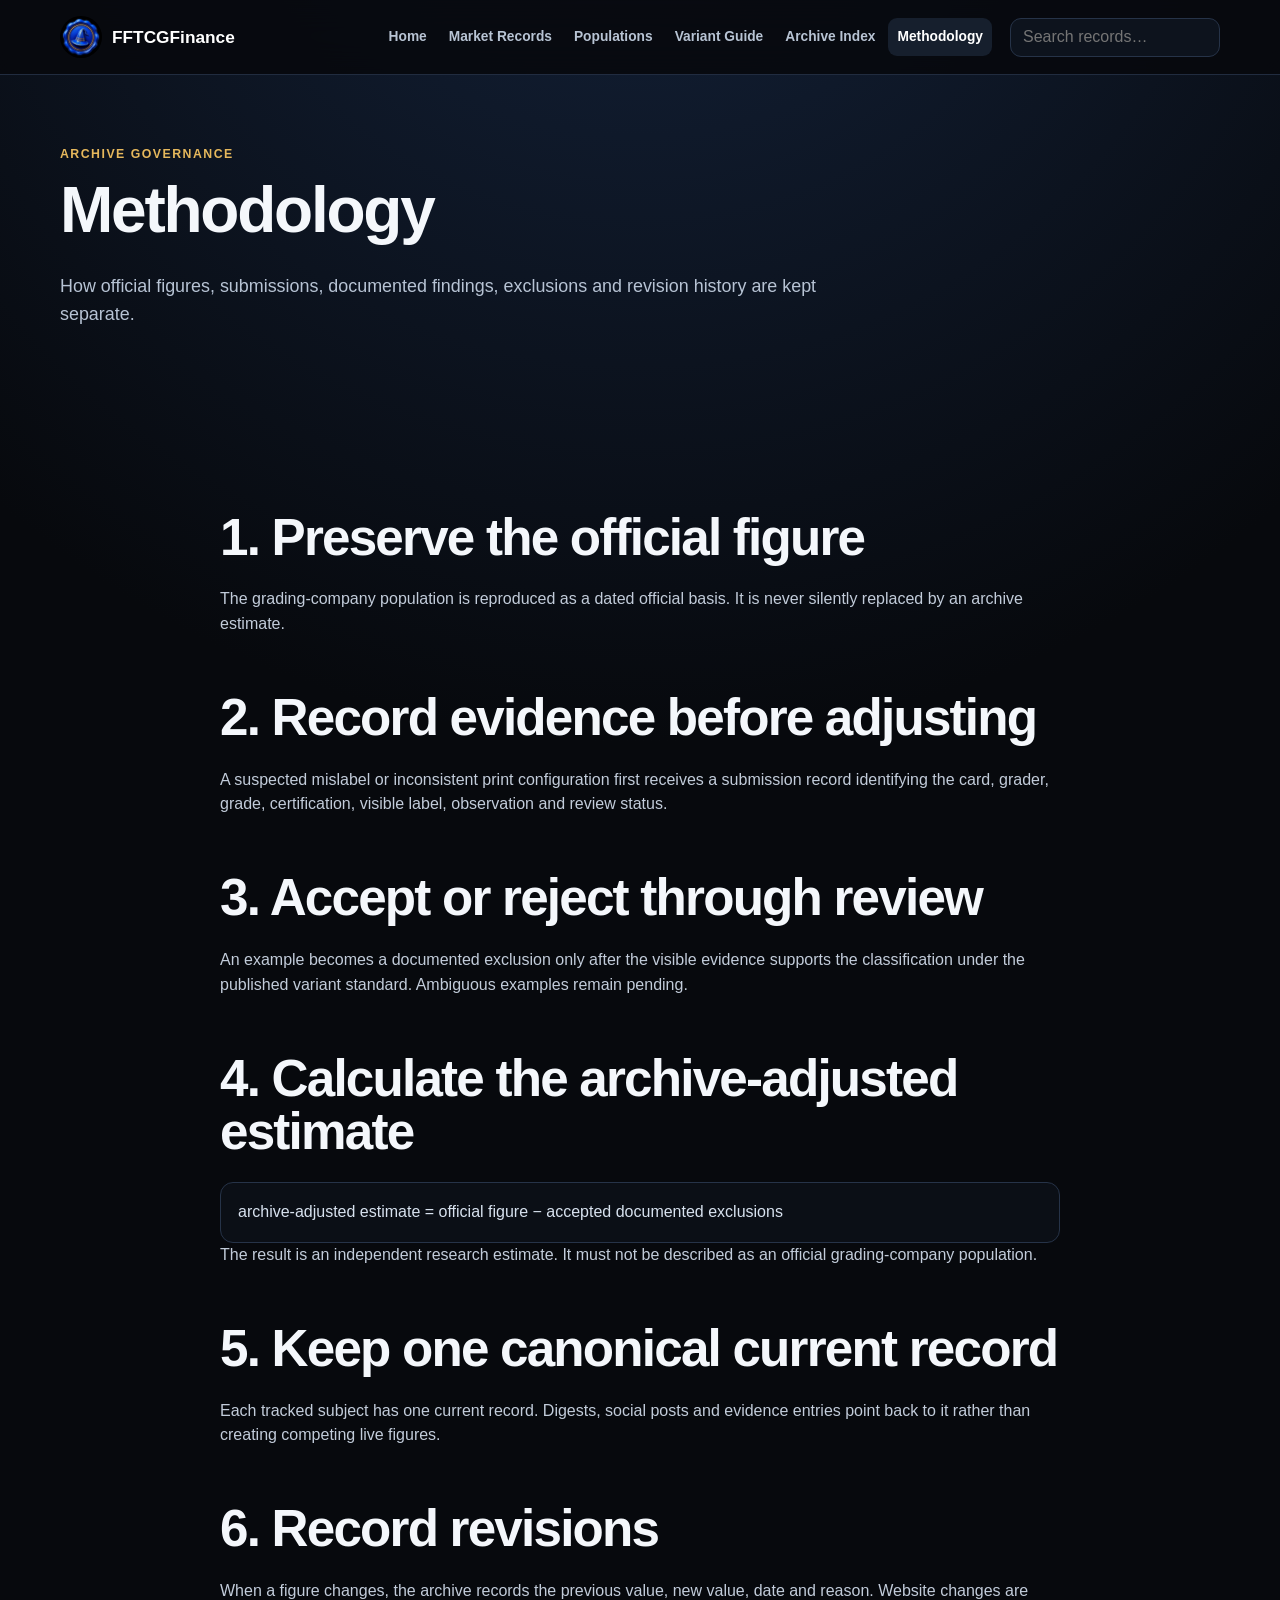
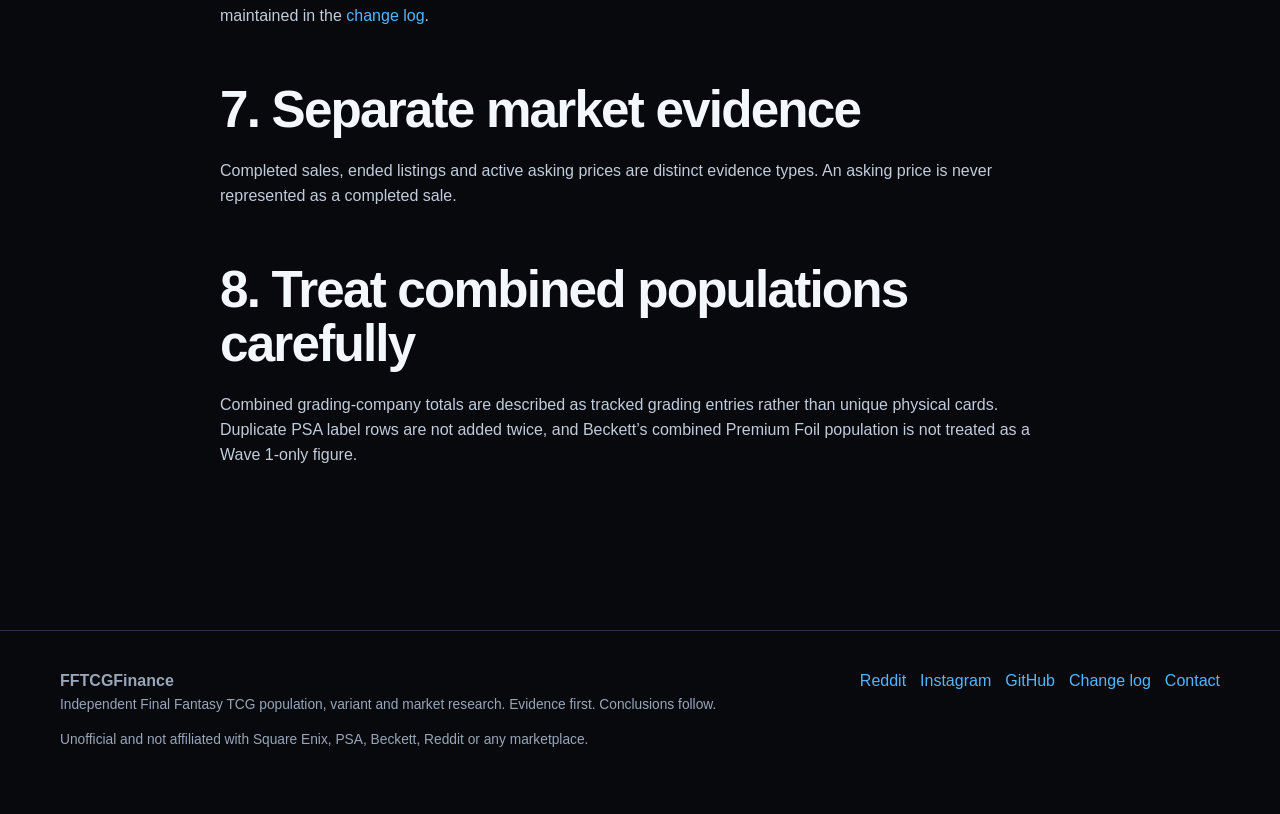
<file: methodology.html>
<!DOCTYPE html>

<html lang="en-GB">
<head>
<meta charset="utf-8"/>
<meta content="width=device-width, initial-scale=1" name="viewport"/>
<title>Methodology | FFTCGFinance</title>
<meta content="How FFTCGFinance separates official population figures, evidence submissions, accepted exclusions and archive-adjusted estimates." name="description"/>
<link href="https://fftcgfinance.com/methodology.html" rel="canonical"/>
<meta content="Methodology | FFTCGFinance" property="og:title"/>
<meta content="How FFTCGFinance separates official population figures, evidence submissions, accepted exclusions and archive-adjusted estimates." property="og:description"/>
<meta content="website" property="og:type"/>
<meta content="https://fftcgfinance.com/methodology.html" property="og:url"/>
<meta content="https://fftcgfinance.com/logo-square.jpg" property="og:image"/>
<meta content="#07090d" name="theme-color"/>
<link href="favicon.png" rel="icon"/>
<link href="icon-192.png" rel="apple-touch-icon"/>
<link href="manifest.webmanifest" rel="manifest"/>
<!-- Privacy-friendly analytics by Plausible -->
<script async="" src="https://plausible.io/js/pa-Hlj13cnP0ZmUmXgtMXtPP.js"></script>
<script>
  window.plausible=window.plausible||function(){(plausible.q=window.plausible.q||[]).push(arguments)},plausible.init=plausible.init||function(i){plausible.o=i||{}};
  plausible.init()
</script>
<link href="styles.css?v=10.10" rel="stylesheet"/>
</head>
<body>
<a class="skip-link" href="#main">Skip to content</a>
<header class="site-header">
<div class="wrap header-inner">
<a class="brand" href="index.html"><img alt="" src="logo-square.jpg"/><span>FFTCGFinance</span></a>
<nav aria-label="Primary" class="nav"><a href="index.html">Home</a><a href="market.html">Market Records</a><a href="populations.html">Populations</a><a href="variants.html">Variant Guide</a><a href="evidence.html">Archive Index</a><a aria-current="page" href="methodology.html">Methodology</a></nav>
<div class="global-search" data-global-search-wrap="">
<label class="sr-only" for="global-search-methodology-html">Search the archive</label>
<input autocomplete="off" data-global-search="" id="global-search-methodology-html" placeholder="Search records…" type="search"/>
<div aria-label="Search results" class="global-results hidden" data-global-results="" role="listbox"></div>
</div>
</div>
</header>
<main id="main">
<section class="page-hero"><div class="wrap"><div class="kicker">Archive governance</div><h1>Methodology</h1><p>How official figures, submissions, documented findings, exclusions and revision history are kept separate.</p></div></section>
<section class="section"><div class="wrap prose">
<h2>1. Preserve the official figure</h2><p>The grading-company population is reproduced as a dated official basis. It is never silently replaced by an archive estimate.</p>
<h2>2. Record evidence before adjusting</h2><p>A suspected mislabel or inconsistent print configuration first receives a submission record identifying the card, grader, grade, certification, visible label, observation and review status.</p>
<h2>3. Accept or reject through review</h2><p>An example becomes a documented exclusion only after the visible evidence supports the classification under the published variant standard. Ambiguous examples remain pending.</p>
<h2>4. Calculate the archive-adjusted estimate</h2><div class="code-block">archive-adjusted estimate = official figure − accepted documented exclusions</div><p>The result is an independent research estimate. It must not be described as an official grading-company population.</p>
<h2>5. Keep one canonical current record</h2><p>Each tracked subject has one current record. Digests, social posts and evidence entries point back to it rather than creating competing live figures.</p>
<h2>6. Record revisions</h2><p>When a figure changes, the archive records the previous value, new value, date and reason. Website changes are maintained in the <a href="changelog.html">change log</a>.</p>
<h2>7. Separate market evidence</h2><p>Completed sales, ended listings and active asking prices are distinct evidence types. An asking price is never represented as a completed sale.</p>
<h2>8. Treat combined populations carefully</h2><p>Combined grading-company totals are described as tracked grading entries rather than unique physical cards. Duplicate PSA label rows are not added twice, and Beckett’s combined Premium Foil population is not treated as a Wave 1-only figure.</p>
</div></section>
</main>
<footer class="site-footer">
<div class="wrap footer-grid">
<div>
<strong>FFTCGFinance</strong>
<p class="small">Independent Final Fantasy TCG population, variant and market research. Evidence first. Conclusions follow.</p>
<p class="small">Unofficial and not affiliated with Square Enix, PSA, Beckett, Reddit or any marketplace.</p>
</div>
<div class="footer-side">
<div class="footer-links">
<a href="https://www.reddit.com/r/FFTCGFinance/">Reddit</a>
<a href="https://www.instagram.com/fftcgfinance/">Instagram</a>
<a href="https://github.com/FFTCGFinance">GitHub</a>
<a href="changelog.html">Change log</a>
<a href="mailto:research@fftcgfinance.com">Contact</a>
</div>
</div>
</div>
</footer>
<script src="data.js?v=10.10"></script>
<script src="app.js?v=10.10"></script>
</body>
</html>
</file>
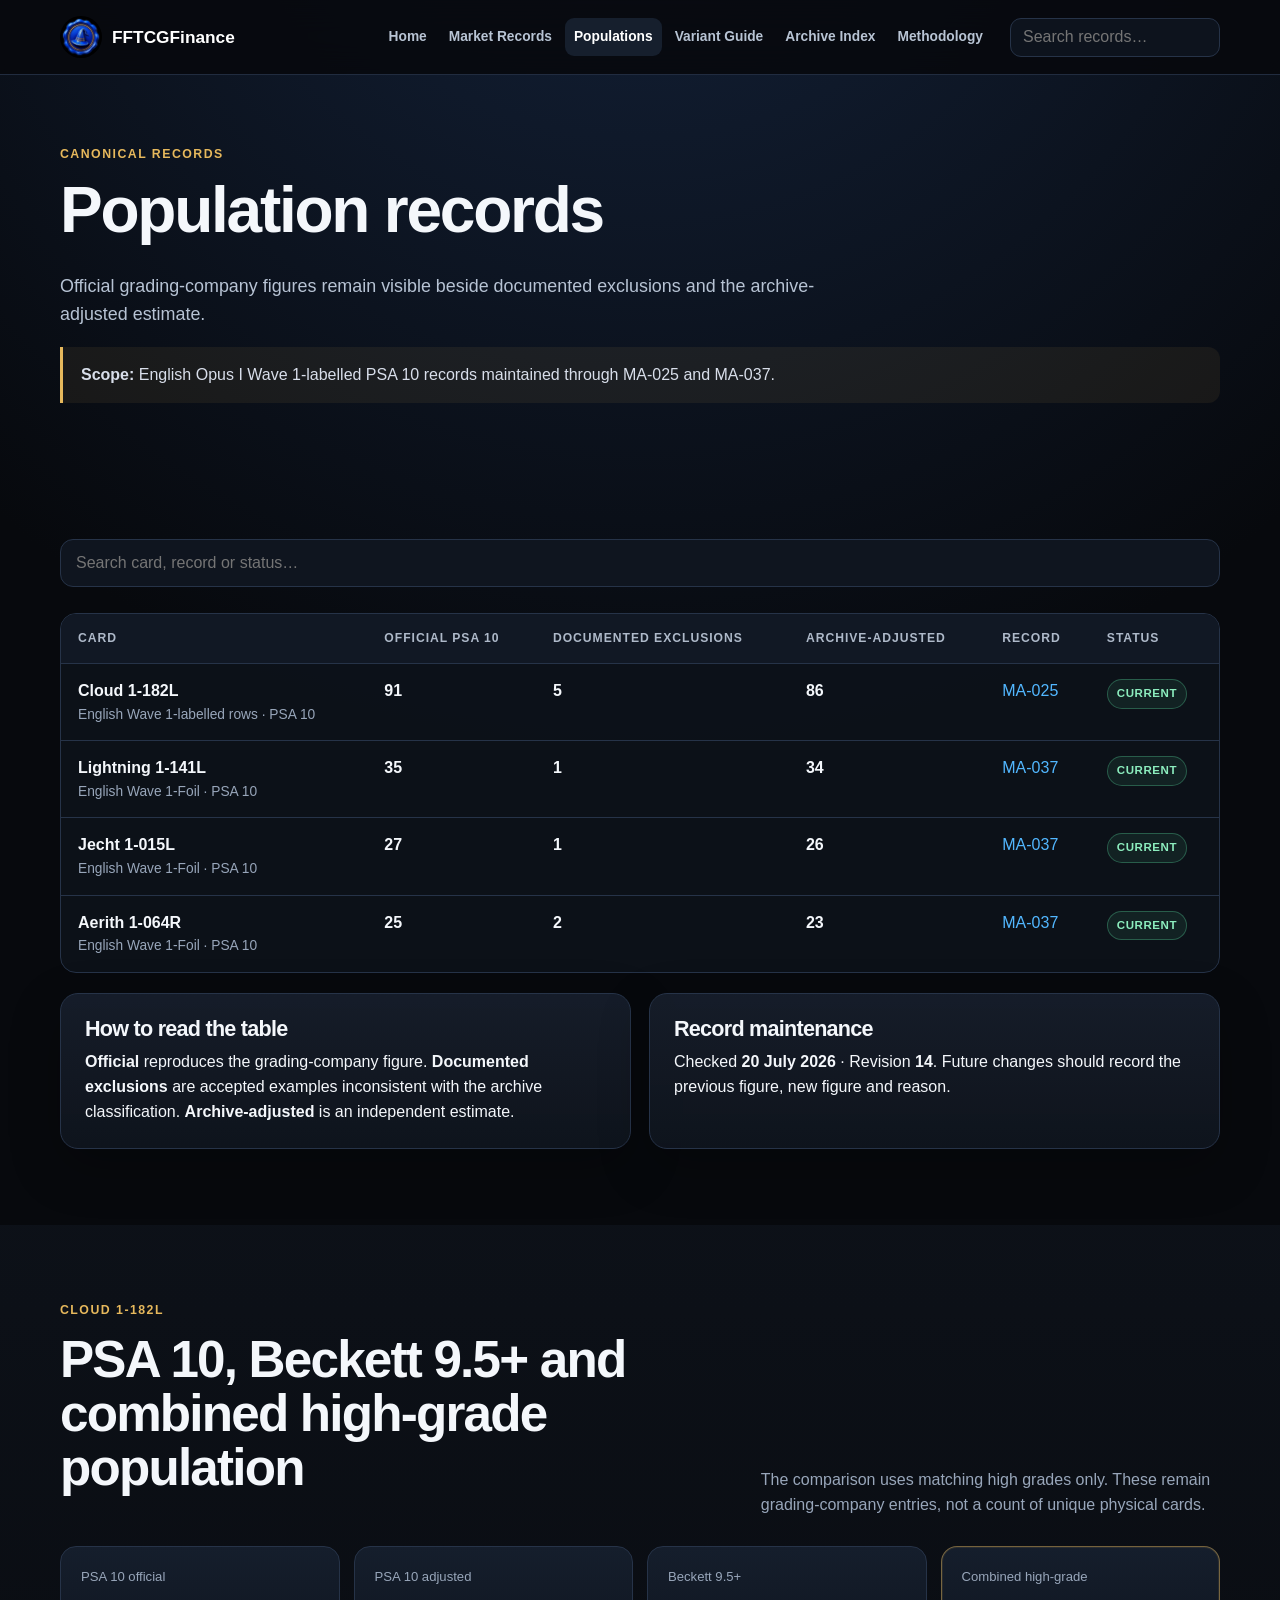
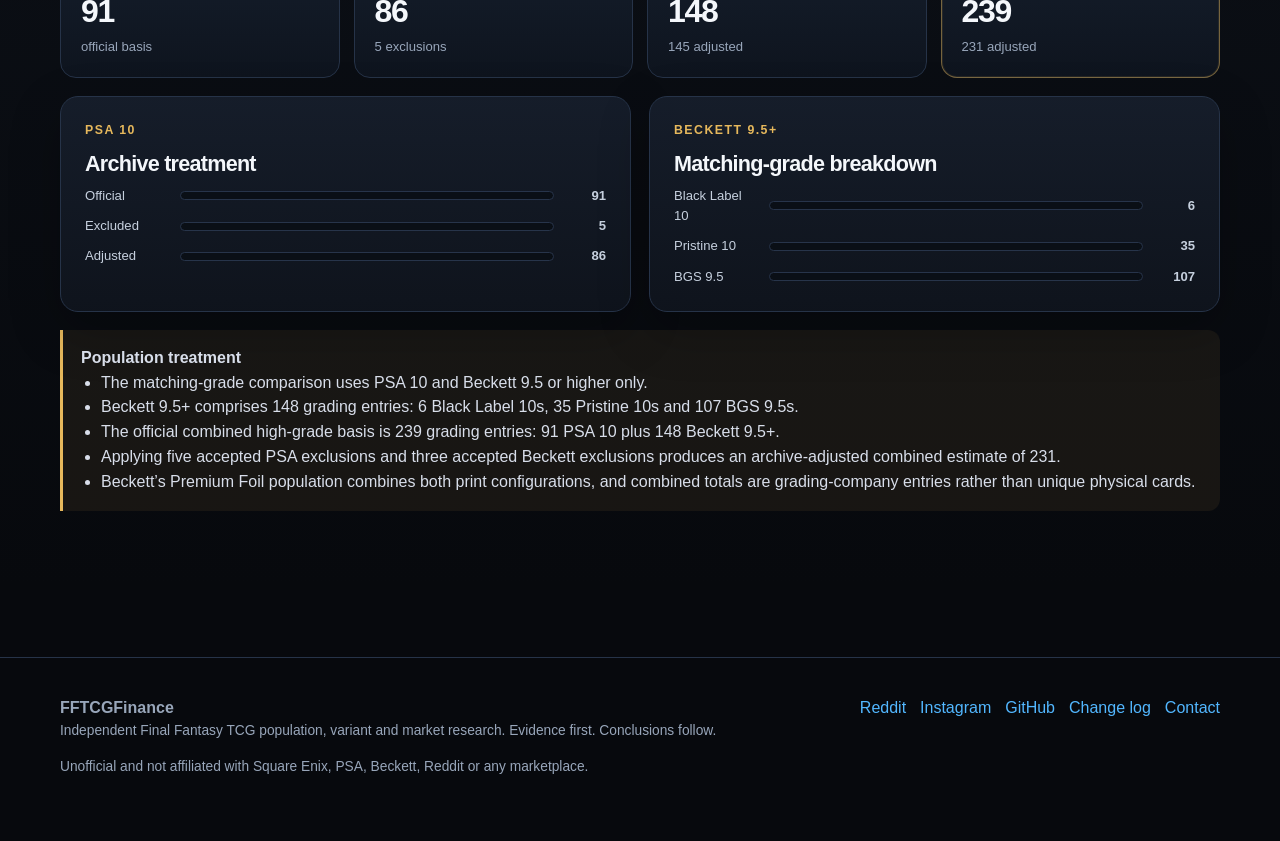
<file: populations.html>
<!DOCTYPE html>

<html lang="en-GB">
<head>
<meta charset="utf-8"/>
<meta content="width=device-width, initial-scale=1" name="viewport"/>
<title>Population Records | FFTCGFinance</title>
<meta content="Official and archive-adjusted Final Fantasy TCG population records, including Cloud 1-182L PSA and Beckett totals." name="description"/>
<link href="https://fftcgfinance.com/populations.html" rel="canonical"/>
<meta content="Population Records | FFTCGFinance" property="og:title"/>
<meta content="Official and archive-adjusted Final Fantasy TCG population records, including Cloud 1-182L PSA and Beckett totals." property="og:description"/>
<meta content="website" property="og:type"/>
<meta content="https://fftcgfinance.com/populations.html" property="og:url"/>
<meta content="https://fftcgfinance.com/logo-square.jpg" property="og:image"/>
<meta content="#07090d" name="theme-color"/>
<link href="favicon.png" rel="icon"/>
<link href="icon-192.png" rel="apple-touch-icon"/>
<link href="manifest.webmanifest" rel="manifest"/>
<!-- Privacy-friendly analytics by Plausible -->
<script async="" src="https://plausible.io/js/pa-Hlj13cnP0ZmUmXgtMXtPP.js"></script>
<script>
  window.plausible=window.plausible||function(){(plausible.q=window.plausible.q||[]).push(arguments)},plausible.init=plausible.init||function(i){plausible.o=i||{}};
  plausible.init()
</script>
<link href="styles.css?v=10.10" rel="stylesheet"/>
</head>
<body>
<a class="skip-link" href="#main">Skip to content</a>
<header class="site-header">
<div class="wrap header-inner">
<a class="brand" href="index.html"><img alt="" src="logo-square.jpg"/><span>FFTCGFinance</span></a>
<nav aria-label="Primary" class="nav"><a href="index.html">Home</a><a href="market.html">Market Records</a><a aria-current="page" href="populations.html">Populations</a><a href="variants.html">Variant Guide</a><a href="evidence.html">Archive Index</a><a href="methodology.html">Methodology</a></nav>
<div class="global-search" data-global-search-wrap="">
<label class="sr-only" for="global-search-populations-html">Search the archive</label>
<input autocomplete="off" data-global-search="" id="global-search-populations-html" placeholder="Search records…" type="search"/>
<div aria-label="Search results" class="global-results hidden" data-global-results="" role="listbox"></div>
</div>
</div>
</header>
<main id="main">
<section class="page-hero"><div class="wrap"><div class="kicker">Canonical records</div><h1>Population records</h1><p>Official grading-company figures remain visible beside documented exclusions and the archive-adjusted estimate.</p><div class="notice"><strong>Scope:</strong> English Opus I Wave 1-labelled PSA 10 records maintained through MA-025 and MA-037.</div></div></section>
<section class="section"><div class="wrap">
<div class="toolbar"><input aria-label="Search population records" class="search" data-empty="#population-empty" data-search="[data-search-row]" placeholder="Search card, record or status…" type="search"/></div>
<div class="table-wrap"><table><thead><tr><th>Card</th><th>Official PSA 10</th><th>Documented exclusions</th><th>Archive-adjusted</th><th>Record</th><th>Status</th></tr></thead><tbody data-population-body=""></tbody></table><div class="empty hidden" id="population-empty">No population records match that search.</div></div>
<div class="grid-2 compact-cards"><article class="card"><h3>How to read the table</h3><p><strong>Official</strong> reproduces the grading-company figure. <strong>Documented exclusions</strong> are accepted examples inconsistent with the archive classification. <strong>Archive-adjusted</strong> is an independent estimate.</p></article><article class="card"><h3>Record maintenance</h3><p>Checked <strong data-reviewed="">20 July 2026</strong> · Revision <strong data-revision="">4</strong>. Future changes should record the previous figure, new figure and reason.</p></article></div>
</div></section>
<section class="section section-muted" id="cloud-population-summary"><div class="wrap">
<div class="section-head"><div><div class="kicker">Cloud 1-182L</div><h2>PSA 10, Beckett 9.5+ and combined high-grade population</h2></div><p>The comparison uses matching high grades only. These remain grading-company entries, not a count of unique physical cards.</p></div>
<div class="cloud-summary-grid" data-cloud-summary=""></div>
<div class="grid-2 population-breakdowns">
<article class="card"><div class="kicker">PSA 10</div><h3>Archive treatment</h3><div class="mini-bars" data-psa-treatment=""></div></article>
<article class="card"><div class="kicker">Beckett 9.5+</div><h3>Matching-grade breakdown</h3><div class="mini-bars" data-beckett-high-grade=""></div></article>
</div>
<div class="notice population-note" data-cloud-notes=""></div>
</div></section>
</main>
<footer class="site-footer">
<div class="wrap footer-grid">
<div>
<strong>FFTCGFinance</strong>
<p class="small">Independent Final Fantasy TCG population, variant and market research. Evidence first. Conclusions follow.</p>
<p class="small">Unofficial and not affiliated with Square Enix, PSA, Beckett, Reddit or any marketplace.</p>
</div>
<div class="footer-side">
<div class="footer-links">
<a href="https://www.reddit.com/r/FFTCGFinance/">Reddit</a>
<a href="https://www.instagram.com/fftcgfinance/">Instagram</a>
<a href="https://github.com/FFTCGFinance">GitHub</a>
<a href="changelog.html">Change log</a>
<a href="mailto:research@fftcgfinance.com">Contact</a>
</div>
</div>
</div>
</footer>
<script src="data.js?v=10.10"></script>
<script src="app.js?v=10.10"></script>
</body>
</html>
</file>
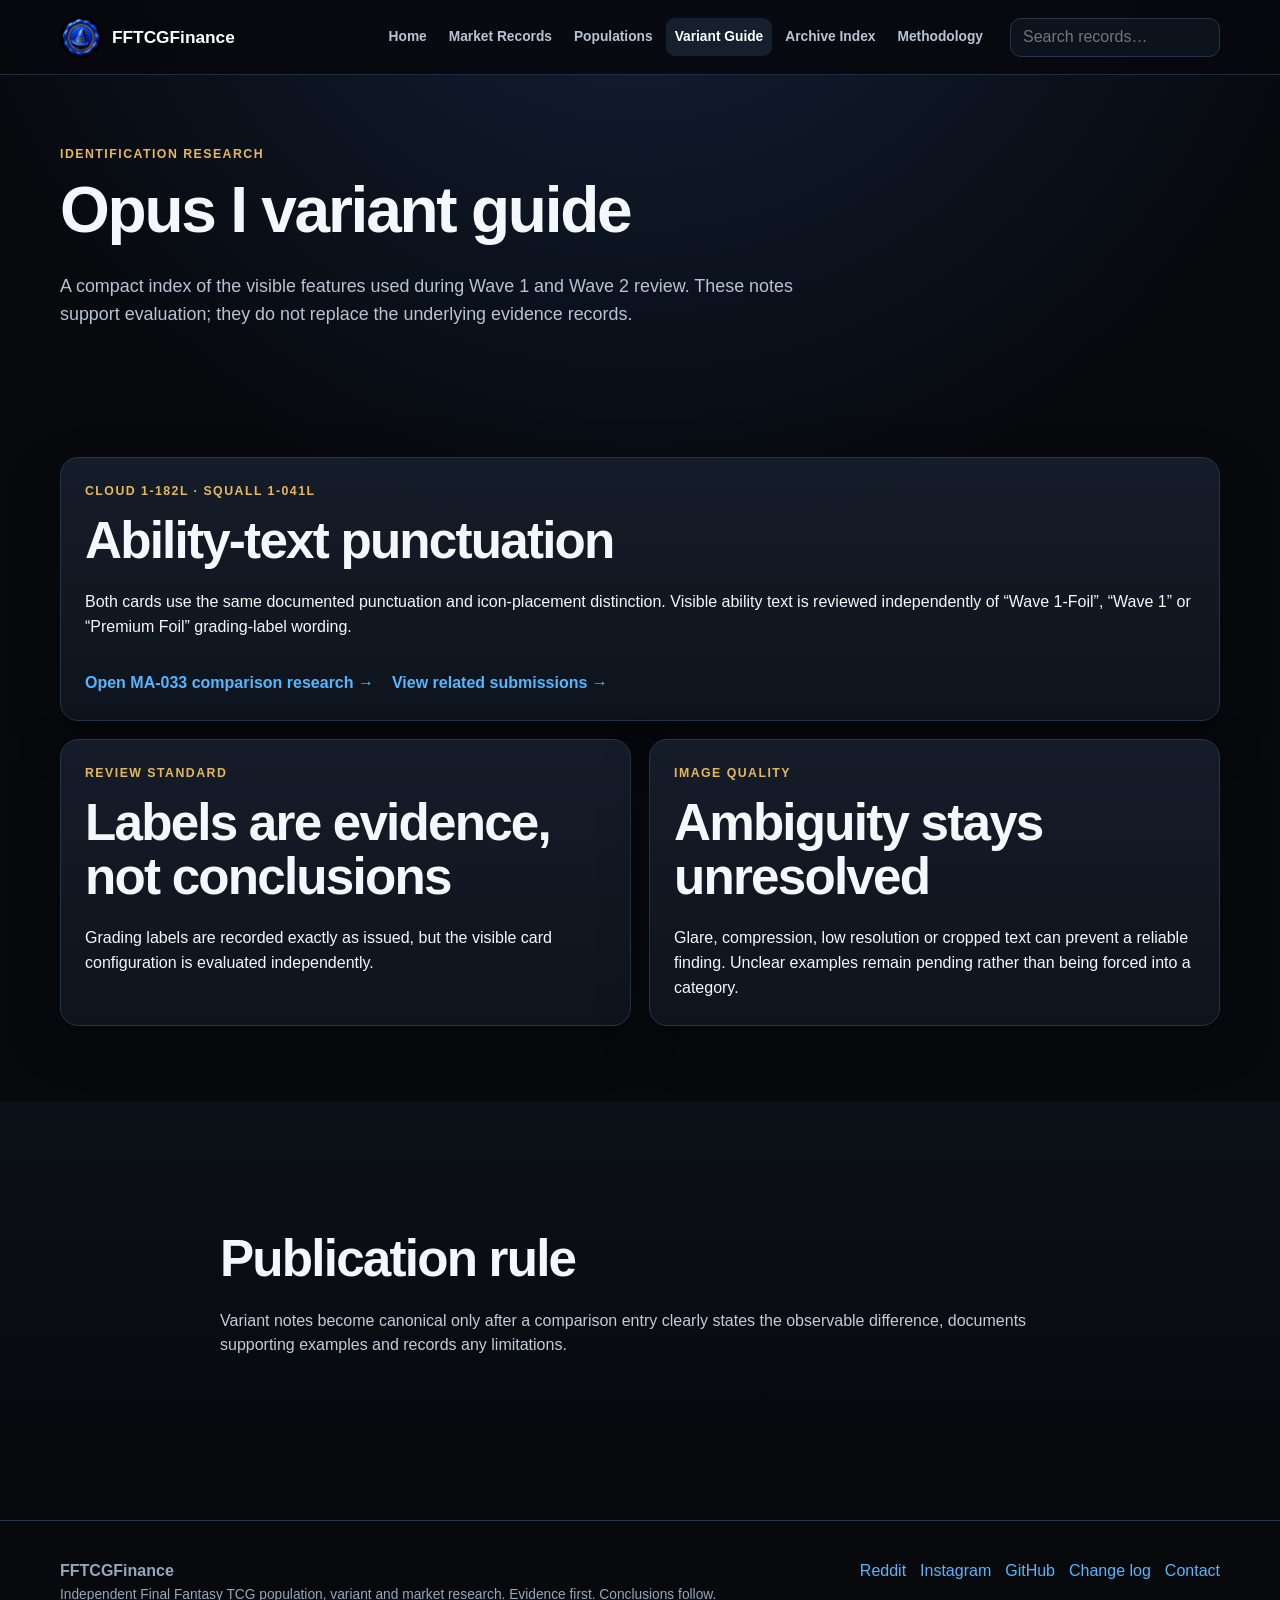
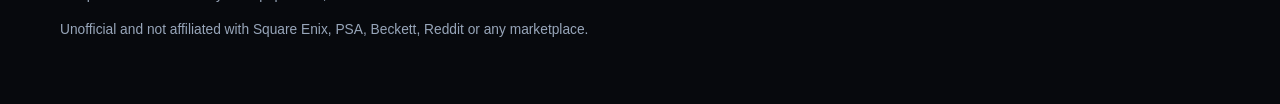
<file: variants.html>
<!DOCTYPE html>

<html lang="en-GB">
<head>
<meta charset="utf-8"/>
<meta content="width=device-width, initial-scale=1" name="viewport"/>
<title>Opus I Variant Guide | FFTCGFinance</title>
<meta content="A compact guide to documented Opus I Wave 1 and Wave 2 identification features." name="description"/>
<link href="https://fftcgfinance.com/variants.html" rel="canonical"/>
<meta content="Opus I Variant Guide | FFTCGFinance" property="og:title"/>
<meta content="A compact guide to documented Opus I Wave 1 and Wave 2 identification features." property="og:description"/>
<meta content="website" property="og:type"/>
<meta content="https://fftcgfinance.com/variants.html" property="og:url"/>
<meta content="https://fftcgfinance.com/logo-square.jpg" property="og:image"/>
<meta content="#07090d" name="theme-color"/>
<link href="favicon.png" rel="icon"/>
<link href="icon-192.png" rel="apple-touch-icon"/>
<link href="manifest.webmanifest" rel="manifest"/>
<!-- Privacy-friendly analytics by Plausible -->
<script async="" src="https://plausible.io/js/pa-Hlj13cnP0ZmUmXgtMXtPP.js"></script>
<script>
  window.plausible=window.plausible||function(){(plausible.q=window.plausible.q||[]).push(arguments)},plausible.init=plausible.init||function(i){plausible.o=i||{}};
  plausible.init()
</script>
<link href="styles.css?v=10.10" rel="stylesheet"/>
</head>
<body>
<a class="skip-link" href="#main">Skip to content</a>
<header class="site-header">
<div class="wrap header-inner">
<a class="brand" href="index.html"><img alt="" src="logo-square.jpg"/><span>FFTCGFinance</span></a>
<nav aria-label="Primary" class="nav"><a href="index.html">Home</a><a href="market.html">Market Records</a><a href="populations.html">Populations</a><a aria-current="page" href="variants.html">Variant Guide</a><a href="evidence.html">Archive Index</a><a href="methodology.html">Methodology</a></nav>
<div class="global-search" data-global-search-wrap="">
<label class="sr-only" for="global-search-variants-html">Search the archive</label>
<input autocomplete="off" data-global-search="" id="global-search-variants-html" placeholder="Search records…" type="search"/>
<div aria-label="Search results" class="global-results hidden" data-global-results="" role="listbox"></div>
</div>
</div>
</header>
<main id="main">
<section class="page-hero"><div class="wrap"><div class="kicker">Identification research</div><h1>Opus I variant guide</h1><p>A compact index of the visible features used during Wave 1 and Wave 2 review. These notes support evaluation; they do not replace the underlying evidence records.</p></div></section>
<section class="section"><div class="wrap grid-2">
<article class="card card-wide"><div class="kicker">Cloud 1-182L · Squall 1-041L</div><h2>Ability-text punctuation</h2><p>Both cards use the same documented punctuation and icon-placement distinction. Visible ability text is reviewed independently of “Wave 1-Foil”, “Wave 1” or “Premium Foil” grading-label wording.</p><div class="inline-links"><a class="card-link" href="https://www.reddit.com/r/FFTCGFinance/s/ryc7DCm4EF">Open MA-033 comparison research →</a><a class="card-link" href="evidence.html">View related submissions →</a></div></article>
<article class="card"><div class="kicker">Review standard</div><h2>Labels are evidence, not conclusions</h2><p>Grading labels are recorded exactly as issued, but the visible card configuration is evaluated independently.</p></article>
<article class="card"><div class="kicker">Image quality</div><h2>Ambiguity stays unresolved</h2><p>Glare, compression, low resolution or cropped text can prevent a reliable finding. Unclear examples remain pending rather than being forced into a category.</p></article>
</div></section>
<section class="section section-muted"><div class="wrap prose"><h2>Publication rule</h2><p>Variant notes become canonical only after a comparison entry clearly states the observable difference, documents supporting examples and records any limitations.</p></div></section>
</main>
<footer class="site-footer">
<div class="wrap footer-grid">
<div>
<strong>FFTCGFinance</strong>
<p class="small">Independent Final Fantasy TCG population, variant and market research. Evidence first. Conclusions follow.</p>
<p class="small">Unofficial and not affiliated with Square Enix, PSA, Beckett, Reddit or any marketplace.</p>
</div>
<div class="footer-side">
<div class="footer-links">
<a href="https://www.reddit.com/r/FFTCGFinance/">Reddit</a>
<a href="https://www.instagram.com/fftcgfinance/">Instagram</a>
<a href="https://github.com/FFTCGFinance">GitHub</a>
<a href="changelog.html">Change log</a>
<a href="mailto:research@fftcgfinance.com">Contact</a>
</div>
</div>
</div>
</footer>
<script src="data.js?v=10.10"></script>
<script src="app.js?v=10.10"></script>
</body>
</html>
</file>
<file: styles.css>
:root {
  --bg:#07090d;
  --panel:#101722;
  --panel-2:#171f2d;
  --text:#f4f7fb;
  --muted:#98a6ba;
  --line:#263348;
  --blue:#1685ff;
  --blue-2:#52b7ff;
  --gold:#e6b85c;
  --green:#57d49b;
  --amber:#ffca68;
  --radius:18px;
  --shadow:0 18px 50px rgba(0,0,0,.25);
}
* { box-sizing:border-box; }
html { color-scheme:dark; scroll-behavior:smooth; }
body { margin:0; background:radial-gradient(circle at 50% -10%,#14233c 0,#07090d 36%); color:var(--text); font-family:Inter,ui-sans-serif,-apple-system,BlinkMacSystemFont,"Segoe UI",sans-serif; line-height:1.55; }
a { color:var(--blue-2); text-decoration:none; }
a:hover { color:#8fd1ff; }
img { max-width:100%; }
h1,h2,h3 { margin:0 0 .45em; line-height:1.05; letter-spacing:-.035em; }
h1 { font-size:clamp(3rem,7vw,6.4rem); }
h2 { font-size:clamp(2rem,4vw,3.6rem); }
h3 { font-size:1.35rem; }
p { margin:0 0 1em; }
button,input,select { font:inherit; }
.wrap { width:min(1160px,calc(100% - 40px)); margin-inline:auto; }
.skip-link { position:absolute; left:-999px; top:8px; z-index:999; padding:10px 14px; background:#fff; color:#000; }
.skip-link:focus { left:8px; }
.sr-only { position:absolute; width:1px; height:1px; padding:0; margin:-1px; overflow:hidden; clip:rect(0,0,0,0); white-space:nowrap; border:0; }
.site-header { position:sticky; top:0; z-index:30; border-bottom:1px solid rgba(38,51,72,.85); background:rgba(7,9,13,.88); backdrop-filter:blur(16px); }
.header-inner { min-height:74px; display:flex; align-items:center; gap:18px; }
.brand { display:inline-flex; align-items:center; gap:10px; color:#fff; font-size:1.08rem; font-weight:850; white-space:nowrap; }
.brand img { width:42px; height:42px; border-radius:50%; object-fit:cover; }
.nav { display:flex; gap:4px; align-items:center; margin-left:auto; }
.nav a { color:#b8c4d4; padding:8px 9px; border-radius:9px; font-size:.86rem; font-weight:700; }
.nav a:hover,.nav a[aria-current="page"] { color:#fff; background:#161f2d; }
.global-search { position:relative; width:210px; flex:0 0 auto; }
.global-search input { width:100%; min-height:39px; border:1px solid var(--line); border-radius:11px; padding:0 12px; color:#fff; background:#0d131d; outline:none; }
.global-search input:focus { border-color:var(--blue); box-shadow:0 0 0 3px rgba(22,133,255,.13); }
.global-results { position:absolute; right:0; top:47px; width:min(430px,90vw); max-height:420px; overflow:auto; border:1px solid #354661; border-radius:14px; background:rgba(8,12,18,.98); box-shadow:0 20px 50px rgba(0,0,0,.45); padding:7px; }
.global-result { display:block; padding:11px 12px; border-radius:10px; color:#e8eef7; }
.global-result:hover,.global-result:focus { background:#172234; color:#fff; }
.global-result strong { display:block; }
.global-result span { display:block; color:var(--muted); font-size:.78rem; }
.global-no-results { padding:16px; color:var(--muted); text-align:center; }
.hero { padding:92px 0 70px; }
.hero-grid { display:grid; grid-template-columns:1.12fr .88fr; align-items:center; gap:48px; }
.hero-mark { width:min(43vw,480px); justify-self:end; border-radius:28px; box-shadow:0 25px 75px rgba(0,0,0,.4); }
.kicker { color:var(--gold); font-size:.77rem; font-weight:850; text-transform:uppercase; letter-spacing:.12em; margin-bottom:13px; }
.lede { color:#bdc8d8; font-size:1.17rem; max-width:760px; }
.hero-actions { display:flex; flex-wrap:wrap; gap:12px; margin-top:25px; }
.btn { display:inline-flex; align-items:center; justify-content:center; min-height:46px; padding:0 16px; border:1px solid var(--line); border-radius:12px; color:#f2f6fb; background:#121a27; font-weight:800; }
.btn:hover { color:#fff; border-color:#456086; background:#172235; }
.btn-primary { background:linear-gradient(135deg,#157ce8,#0c5fb9); border-color:#2c91ff; }
.status-strip { border-block:1px solid var(--line); background:rgba(13,18,27,.74); }
.status-grid { display:grid; grid-template-columns:repeat(4,1fr); }
.status-item { padding:23px; border-right:1px solid var(--line); }
.status-item:last-child { border-right:0; }
.status-item strong { display:block; font-size:1.07rem; }
.status-item span { color:var(--muted); font-size:.84rem; }
.status-line { display:flex; align-items:center; gap:8px; margin-bottom:3px; }
.section { padding:76px 0; }
.section-muted { background:linear-gradient(180deg,rgba(17,23,33,.55),rgba(7,9,13,0)); }
.section-head { display:flex; align-items:end; justify-content:space-between; gap:26px; margin-bottom:28px; }
.section-head p { margin:0; color:var(--muted); max-width:650px; }
.grid-2,.grid-3,.grid-4,.process-grid { display:grid; gap:18px; }
.grid-2 { grid-template-columns:repeat(2,1fr); }
.grid-3,.process-grid { grid-template-columns:repeat(3,1fr); }
.grid-4 { grid-template-columns:repeat(4,1fr); }
.card { background:linear-gradient(180deg,rgba(23,31,45,.88),rgba(15,20,29,.94)); border:1px solid var(--line); border-radius:var(--radius); padding:24px; box-shadow:var(--shadow); }
.card p:last-child { margin-bottom:0; }
.card-wide { grid-column:1/-1; }
.card-number { font-size:2.4rem; font-weight:850; letter-spacing:-.05em; }
.card-link { display:inline-flex; margin-top:15px; font-weight:750; }
.inline-links { display:flex; gap:18px; flex-wrap:wrap; }
.process-number { color:var(--gold); font-size:.8rem; font-weight:850; letter-spacing:.1em; margin-bottom:24px; }
.record-list { display:grid; gap:14px; }
.record { display:grid; grid-template-columns:1.2fr repeat(3,.6fr) .85fr; gap:14px; align-items:center; padding:18px 20px; background:rgba(17,23,34,.85); border:1px solid var(--line); border-radius:15px; }
.record-head { color:var(--muted); background:transparent; border-style:dashed; padding-top:10px; padding-bottom:10px; font-size:.78rem; text-transform:uppercase; letter-spacing:.08em; }
.record-name strong { display:block; }
.record-name span { color:var(--muted); font-size:.83rem; }
.metric strong { display:block; font-size:1.13rem; }
.metric span { color:var(--muted); font-size:.76rem; }
.badge { display:inline-flex; align-items:center; width:max-content; padding:5px 9px; border:1px solid rgba(87,212,155,.33); background:rgba(87,212,155,.09); color:#8cedbe; border-radius:999px; font-size:.72rem; font-weight:800; text-transform:uppercase; letter-spacing:.05em; }
.badge.pending { color:#ffd17d; border-color:rgba(255,202,104,.35); background:rgba(255,202,104,.08); }
.badge.neutral { color:#b9c7d9; border-color:#3b4b62; background:#151e2b; }
.notice { border-left:3px solid var(--gold); background:rgba(230,184,92,.07); padding:16px 18px; border-radius:0 12px 12px 0; color:#d8deea; }
.page-hero { padding:70px 0 34px; }
.page-hero h1 { font-size:clamp(2.4rem,5vw,4.7rem); }
.page-hero p { color:#b7c3d4; font-size:1.12rem; max-width:790px; }
.toolbar { display:flex; gap:12px; align-items:center; flex-wrap:wrap; margin:26px 0; }
.search { flex:1 1 320px; min-height:48px; border:1px solid var(--line); border-radius:13px; padding:0 15px; color:#fff; background:#0f151f; outline:none; }
.search:focus { border-color:var(--blue); box-shadow:0 0 0 3px rgba(22,133,255,.14); }
.table-wrap { overflow:auto; border:1px solid var(--line); border-radius:16px; background:rgba(14,19,28,.82); }
table { width:100%; border-collapse:collapse; min-width:760px; }
th,td { text-align:left; padding:15px 17px; border-bottom:1px solid var(--line); vertical-align:top; }
th { font-size:.76rem; text-transform:uppercase; letter-spacing:.08em; color:#aeb9c9; background:#111824; }
tbody tr:last-child td { border-bottom:0; }
tbody tr:hover { background:rgba(37,53,76,.25); }
.num { font-variant-numeric:tabular-nums; font-weight:800; }
.detail-grid { display:grid; grid-template-columns:1fr .75fr; gap:22px; align-items:start; }
.meta-list { display:grid; gap:0; margin:0; }
.meta-row { display:grid; grid-template-columns:170px 1fr; gap:18px; padding:13px 0; border-bottom:1px solid var(--line); }
.meta-row dt { color:var(--muted); }
.meta-row dd { margin:0; font-weight:650; }
.timeline { display:grid; gap:16px; }
.timeline-item { display:grid; grid-template-columns:120px 1fr; gap:20px; padding:22px; border:1px solid var(--line); border-radius:15px; background:rgba(16,22,32,.82); }
.timeline-item .date { color:var(--gold); font-weight:800; }
.timeline-item ul { margin:8px 0 0; padding-left:20px; color:#c2ccda; }
.prose { max-width:840px; }
.prose h2 { margin-top:54px; }
.prose h3 { margin-top:34px; }
.prose p,.prose li { color:#c2ccda; }
.code-block { overflow:auto; background:#0b0f16; border:1px solid var(--line); border-radius:13px; padding:17px; color:#d8e2ef; }
.small { font-size:.86rem; color:var(--muted); }
.hidden { display:none !important; }
.empty { padding:32px; text-align:center; color:var(--muted); }
.compact-cards { margin-top:20px; }
.compact-table { min-width:820px; }
.record-link { color:var(--text); }
.record-link:hover { color:var(--blue-2); }

/* Cloud population digest */
.cloud-summary-grid { display:grid; grid-template-columns:repeat(4,1fr); gap:14px; }
.cloud-stat { border:1px solid var(--line); border-radius:16px; padding:20px; background:linear-gradient(180deg,#151e2c,#0e141e); }
.cloud-stat strong { display:block; font-size:2rem; letter-spacing:-.04em; }
.cloud-stat span { display:block; color:var(--muted); font-size:.82rem; }
.cloud-stat.featured { border-color:rgba(230,184,92,.48); box-shadow:inset 0 0 0 1px rgba(230,184,92,.1); }
.population-breakdowns { margin-top:18px; }
.mini-bars { display:grid; gap:10px; }
.mini-bar { display:grid; grid-template-columns:85px 1fr 42px; gap:10px; align-items:center; }
.mini-bar-label,.mini-bar-value { font-size:.82rem; color:#c6d0de; }
.mini-bar-value { text-align:right; font-weight:800; }
.mini-bar-track { height:9px; overflow:hidden; border-radius:999px; background:#0a0f16; border:1px solid #27344a; }
.mini-bar-fill { height:100%; border-radius:inherit; background:linear-gradient(90deg,var(--blue),var(--blue-2)); }
.population-note { margin-top:18px; }
.population-note ul { margin:0; padding-left:20px; }

/* Market chart */
.chart-card { background:linear-gradient(180deg,rgba(23,31,45,.9),rgba(12,17,25,.96)); border:1px solid var(--line); border-radius:var(--radius); padding:24px; box-shadow:var(--shadow); }
.chart-head { display:flex; align-items:flex-start; justify-content:space-between; gap:24px; margin-bottom:18px; }
.chart-head p { color:var(--muted); margin:0; max-width:620px; }
.chart-controls { display:grid; gap:10px; min-width:310px; }
.control-group { display:flex; flex-wrap:wrap; gap:8px; align-items:center; }
.control-label { width:100%; color:var(--muted); font-size:.72rem; font-weight:800; text-transform:uppercase; letter-spacing:.08em; }
.series-toggle,.grade-toggle,.range-control,.chart-reset { display:inline-flex; align-items:center; gap:7px; min-height:40px; padding:0 11px; border:1px solid var(--line); border-radius:10px; background:#0f151f; color:#dce5f1; font-size:.82rem; font-weight:700; }
.series-toggle input,.grade-toggle input { accent-color:var(--blue); }
.series-toggle span { width:10px; height:10px; border-radius:50%; display:inline-block; }
.series-toggle.true-wave span { background:var(--gold); }
.series-toggle.wave-two span { background:var(--blue-2); }
.grade-toggle small { color:var(--muted); }
.grade-toggle.disabled { opacity:.45; }
.chart-reset { cursor:pointer; }
.chart-reset:hover { border-color:#456086; }
.range-control select { color:#fff; background:#0f151f; border:0; outline:none; }
.chart-frame { position:relative; width:100%; overflow:hidden; border:1px solid var(--line); border-radius:15px; background:radial-gradient(circle at 50% 0,rgba(22,133,255,.08),transparent 45%),#0a0f17; }
.market-chart { display:block; width:100%; height:auto; min-height:340px; touch-action:manipulation; }
.chart-grid { stroke:#263348; stroke-width:1; }
.chart-grid-vertical { stroke-dasharray:4 7; opacity:.55; }
.chart-axis-label { fill:#8f9db1; font-size:15px; font-family:Inter,ui-sans-serif,-apple-system,BlinkMacSystemFont,"Segoe UI",sans-serif; }
.chart-axis-title { fill:#aeb9c9; font-size:15px; font-weight:700; font-family:Inter,ui-sans-serif,-apple-system,BlinkMacSystemFont,"Segoe UI",sans-serif; }
.chart-hit { cursor:pointer; }
.chart-hit:focus { outline:none; stroke:#fff; stroke-width:2; }
.chart-tooltip { position:absolute; z-index:5; width:218px; display:grid; gap:2px; padding:12px 13px; border:1px solid #435675; border-radius:12px; background:rgba(7,9,13,.96); box-shadow:0 14px 30px rgba(0,0,0,.35); pointer-events:none; }
.chart-tooltip strong { font-size:1.12rem; color:#fff; }
.chart-tooltip span { font-size:.77rem; color:#b8c4d4; }
.chart-note { margin-top:16px; color:#acb8c8; font-size:.88rem; }
.market-links { margin-top:20px; }
.data-details { margin-top:20px; border:1px solid var(--line); border-radius:15px; background:rgba(14,19,28,.82); overflow:hidden; }
.data-details summary { cursor:pointer; padding:17px 20px; font-weight:800; color:#fff; }
.data-details[open] summary { border-bottom:1px solid var(--line); }
.data-details .table-wrap { border:0; border-radius:0; }
.market-status .status-item strong { font-size:1.35rem; }

/* Hidden coin */
.site-footer { margin-top:70px; border-top:1px solid var(--line); padding:38px 0 50px; color:var(--muted); }
.footer-grid { display:grid; grid-template-columns:1fr auto; gap:26px; align-items:start; }
.footer-side { display:flex; align-items:center; gap:16px; }
.footer-links { display:flex; flex-wrap:wrap; gap:14px; justify-content:flex-end; }
.hidden-coin {
  position:relative;
  width:54px;
  height:54px;
  flex:0 0 54px;
  display:grid;
  place-items:center;
  border-radius:50%;
  opacity:.78;
  transition:transform .22s ease,filter .22s ease,opacity .22s ease;
  isolation:isolate;
  -webkit-tap-highlight-color:transparent;
}
.hidden-coin::before {
  content:"";
  position:absolute;
  inset:-10%;
  z-index:0;
  border-radius:50%;
  background:radial-gradient(circle,rgba(86,142,255,.55),transparent 68%);
  opacity:0;
  transform:scale(.85);
  transition:opacity .22s ease,transform .22s ease;
  filter:blur(10px);
}
.hidden-coin svg { width:100%; height:100%; display:block; overflow:visible; position:relative; z-index:1; }
.hidden-coin:hover,.hidden-coin:focus-visible {
  opacity:1;
  transform:translateY(-2px) scale(1.04);
  filter:brightness(1.10);
  outline:none;
}
.hidden-coin:hover::before,.hidden-coin:focus-visible::before { opacity:.85; transform:scale(1.02); }

@media (max-width:1050px) {
  .header-inner { flex-wrap:wrap; padding:10px 0; }
  .nav { order:3; width:100%; margin-left:0; overflow-x:auto; flex-wrap:nowrap; scrollbar-width:none; }
  .nav::-webkit-scrollbar { display:none; }
  .nav a { white-space:nowrap; }
  .global-search { margin-left:auto; }
}
@media (max-width:900px) {
  .hero-grid,.detail-grid { grid-template-columns:1fr; }
  .hero-mark { width:min(72vw,390px); justify-self:center; order:-1; }
  .status-grid { grid-template-columns:repeat(2,1fr); }
  .status-item:nth-child(2) { border-right:0; }
  .status-item:nth-child(-n+2) { border-bottom:1px solid var(--line); }
  .grid-4,.cloud-summary-grid { grid-template-columns:1fr 1fr; }
  .grid-3,.process-grid { grid-template-columns:1fr; }
  .chart-head { flex-direction:column; }
  .chart-controls { min-width:0; width:100%; }
  .record { grid-template-columns:1.2fr repeat(3,.55fr); }
  .record > :last-child { grid-column:1/-1; }
}
@media (max-width:650px) {
  .wrap { width:min(100% - 24px,1160px); }
  .brand img { width:38px; height:38px; }
  .global-search { width:100%; order:2; }
  .global-results { left:0; right:auto; width:100%; }
  .nav { order:3; }
  .hero { padding-top:46px; }
  h1 { font-size:2.7rem; }
  .hero-mark { width:min(86vw,350px); }
  .status-grid,.grid-2,.grid-4,.cloud-summary-grid { grid-template-columns:1fr; }
  .status-item { border-right:0; border-bottom:1px solid var(--line); }
  .status-item:last-child { border-bottom:0; }
  .record,.record-head { grid-template-columns:1fr 1fr; }
  .record-name { grid-column:1/-1; }
  .record-head { display:none; }
  .meta-row { grid-template-columns:1fr; gap:2px; }
  .timeline-item { grid-template-columns:1fr; gap:8px; }
  .footer-grid { grid-template-columns:1fr; }
  .footer-side { justify-content:space-between; }
  .footer-links { justify-content:flex-start; }
  .hidden-coin { width:48px; height:48px; flex-basis:48px; }
  .chart-card { padding:14px; }
  .series-toggle,.grade-toggle,.range-control,.chart-reset { flex:1 1 auto; justify-content:flex-start; }
  .market-chart { min-width:700px; }
  .chart-frame { overflow-x:auto; }
}


/* Mobile market terminal refinements */
@media (max-width:650px) {
  .chart-card {
    padding: 12px;
  }

  .chart-frame {
    margin-left: -4px;
    margin-right: -4px;
    padding-bottom: 4px;
  }

  .market-chart {
    min-width: 560px;
    height: 320px;
  }

  .chart-frame canvas,
  .chart-frame svg {
    max-width: none;
  }

  .table-wrap {
    overflow-x:auto;
    -webkit-overflow-scrolling:touch;
  }

  .market-table {
    min-width:640px;
  }

  .market-table td,
  .market-table th {
    white-space:normal;
  }

  .nav {
    padding-bottom:4px;
  }
}


/* Mobile chart mode: compact iPhone presentation while preserving desktop dashboard */
@media (max-width:650px) {
  .chart-frame {
    overflow:hidden;
  }

  .market-chart {
    width:100%;
    min-width:0;
    height:300px;
    display:block;
  }

  .chart-card {
    padding:12px;
  }

  .chart-note {
    margin-top:16px;
  }

  .chart-controls {
    gap:10px;
  }

  .series-toggle,
  .grade-toggle,
  .range-control,
  .chart-reset {
    min-height:46px;
  }
}


@media (max-width:650px) {
  .market-table {
    min-width:0;
    width:100%;
  }

  .market-table thead {
    display:none;
  }

  .market-table tbody,
  .market-table tr,
  .market-table td {
    display:block;
    width:100%;
  }

  .market-table tr {
    padding:16px;
    margin-bottom:12px;
    border:1px solid var(--line);
    border-radius:16px;
    background:rgba(255,255,255,.02);
  }

  .market-table td {
    border:0;
    padding:5px 0;
  }

  .market-table td::before {
    display:inline-block;
    width:110px;
    color:var(--muted);
    font-size:.78rem;
    text-transform:uppercase;
    letter-spacing:.08em;
    font-weight:700;
  }

  .market-table td:nth-child(1)::before { content:"Date"; }
  .market-table td:nth-child(2)::before { content:"Class"; }
  .market-table td:nth-child(3)::before { content:"Grade"; }
  .market-table td:nth-child(4)::before { content:"Price"; }
  .market-table td:nth-child(5)::before { content:"Platform"; }
  .market-table td:nth-child(6)::before { content:"Status"; }
  .market-table td:nth-child(7)::before { content:"Evidence"; }
}

@media (max-width:650px){.market-chart{height:360px;}}

@media (max-width:650px){.market-chart{height:420px;}}

/* Version 10 Revision 2: chart follows printing classification only */
.grade-toggle,.grade-controls{display:none!important;}
@media(max-width:650px){.market-chart{height:420px;}}

/* Version 10 Revision 6: chart fills its container correctly */
.market-chart {
  height: 560px;
  min-height: 560px;
}

@media (max-width:650px) {
  .chart-frame {
    height: auto;
  }

  .market-chart {
    height: 520px;
    min-height: 520px;
  }
}

/* Version 10 Revision 7 chart sizing */
.market-chart{height:760px;min-height:760px;}
@media(max-width:650px){.market-chart{height:520px;min-height:520px;}}


/* Website Version 10 — Revision 8: mobile chart uses a matching tall SVG coordinate system */
.market-chart {
  width:100%;
  height:auto;
  min-height:0;
  aspect-ratio:1000 / 760;
}

@media (max-width:650px) {
  .market-chart {
    width:100%;
    height:auto;
    min-height:0;
    aspect-ratio:1000 / 1380;
  }
  .chart-axis-label { font-size:17px; }
  .chart-axis-title { font-size:17px; }
}
</file>
